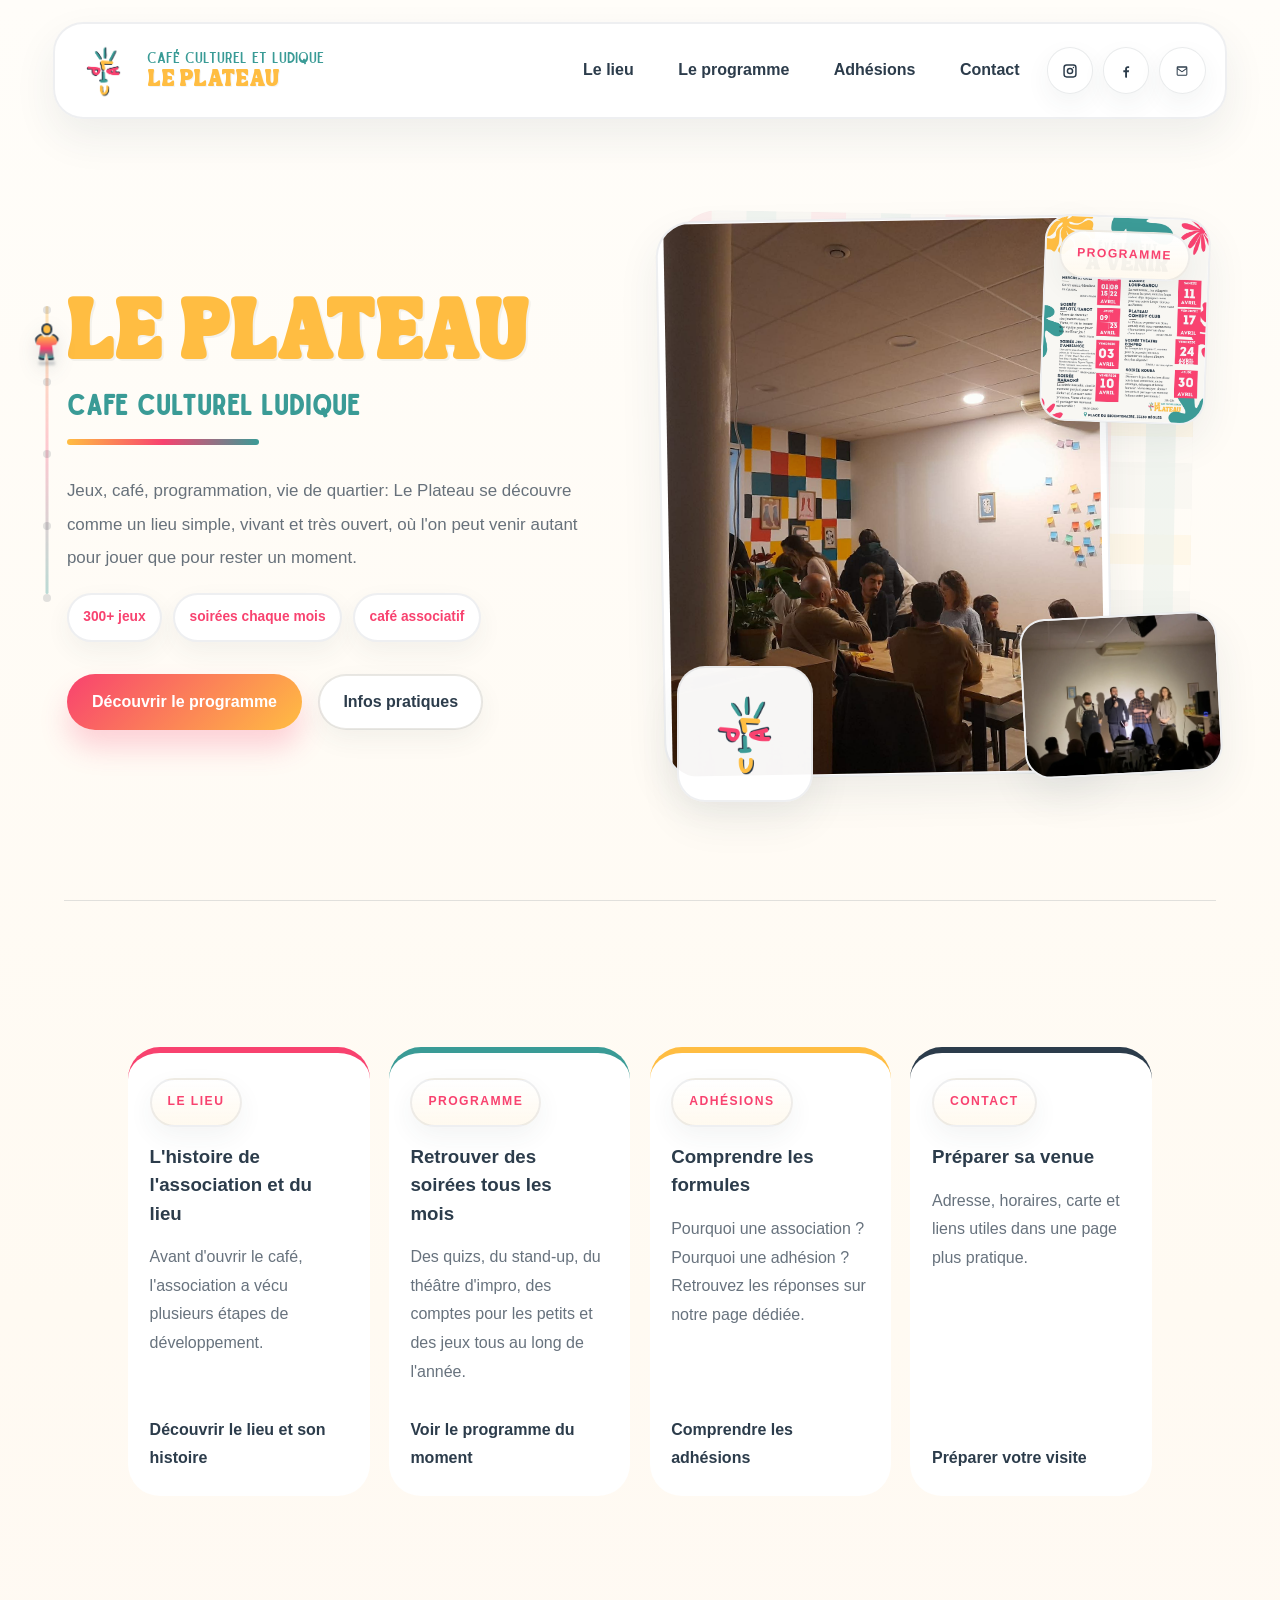
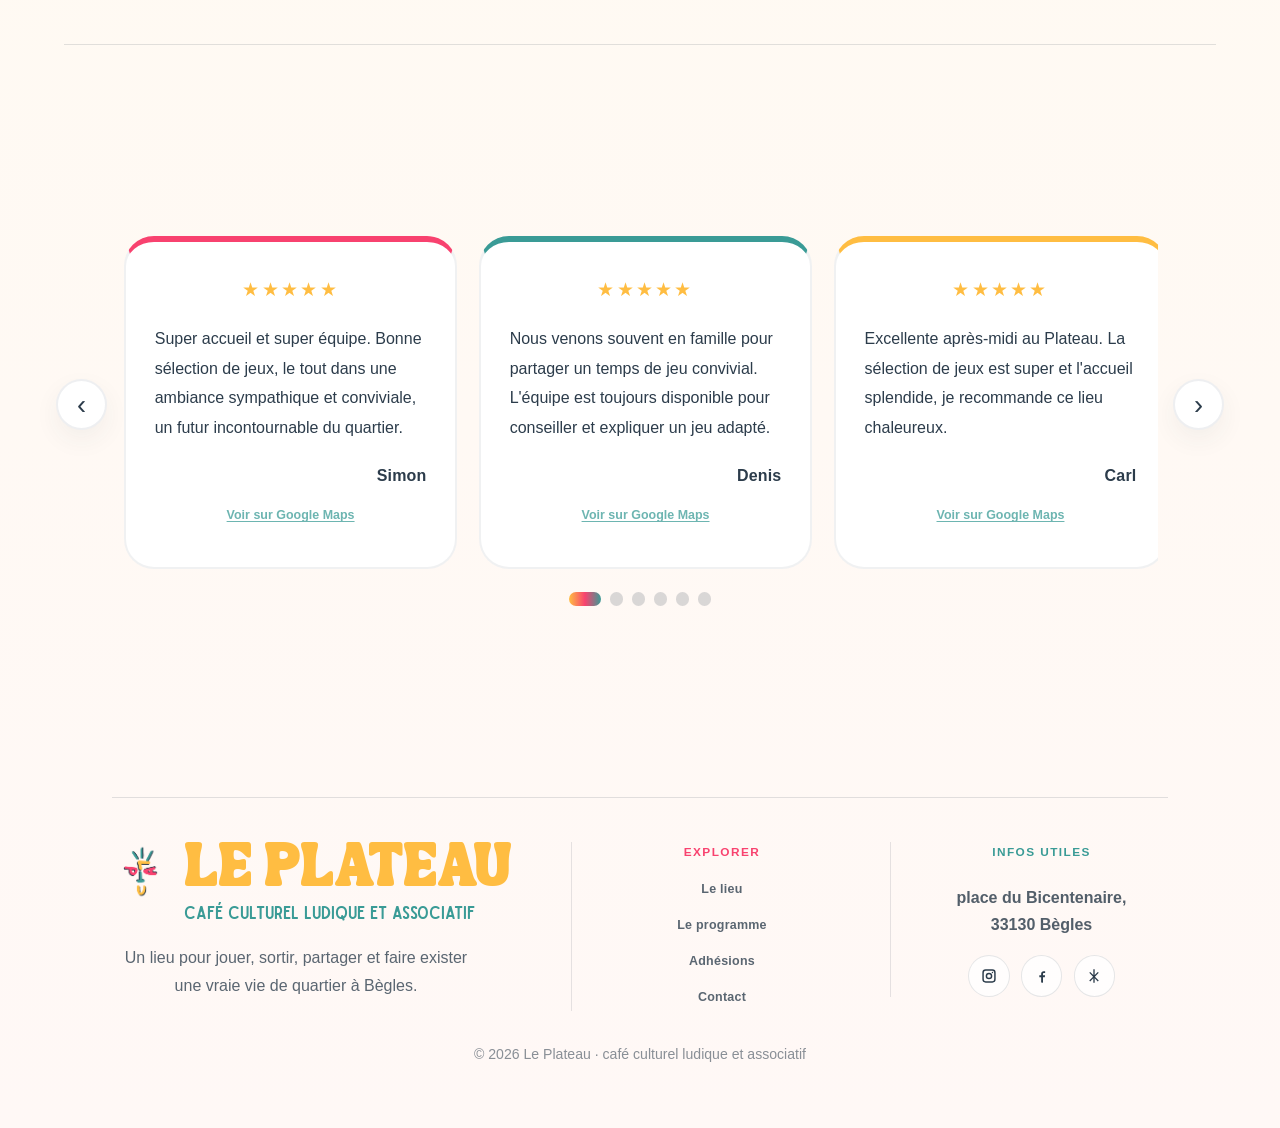
<file: index.html>
<!DOCTYPE html>
<html lang="fr">
<head>
    <meta charset="UTF-8">
    <meta name="viewport" content="width=device-width, initial-scale=1.0">
    <title>Le Plateau | Café culturel et ludique à Bègles</title>
    <meta
        name="description"
        content="Le Plateau à Bègles : un café culturel et ludique avec jeux, programme mensuel, vie associative et infos pratiques pour venir."
    >
    <meta name="robots" content="index, follow">
    <meta name="theme-color" content="#2c3c4b">
    <meta property="og:title" content="Le Plateau | Café culturel et ludique à Bègles">
    <meta
        property="og:description"
        content="Le Plateau à Bègles : un café culturel et ludique avec jeux, programme mensuel, vie associative et infos pratiques pour venir."
    >
    <meta property="og:site_name" content="Le Plateau">
    <meta property="og:locale" content="fr_FR">
    <meta property="og:type" content="website">
    <meta property="og:url" content="https://leplateau-ludique.fr/">
    <meta property="og:image" content="https://leplateau-ludique.fr/assets/images/logo/LePlateau.png">
    <meta property="og:image:alt" content="Logo du café culturel et ludique Le Plateau à Bègles">
    <meta name="twitter:card" content="summary_large_image">
    <meta name="twitter:title" content="Le Plateau | Café culturel et ludique à Bègles">
    <meta
        name="twitter:description"
        content="Le Plateau à Bègles : un café culturel et ludique avec jeux, programme mensuel, vie associative et infos pratiques pour venir."
    >
    <meta name="twitter:image" content="https://leplateau-ludique.fr/assets/images/logo/LePlateau.png">
    <link rel="canonical" href="https://leplateau-ludique.fr/">
    <link rel="icon" type="image/png" href="assets/images/logo/logo.png">
    <link rel="stylesheet" href="assets/css/main.css">
    <script src="assets/js/main.js" defer></script>
    <script type="application/ld+json">
        {
            "@context": "https://schema.org",
            "@type": "CafeOrCoffeeShop",
            "@id": "https://leplateau-ludique.fr/#place",
            "name": "Le Plateau",
            "description": "Café culturel ludique et associatif à Bègles.",
            "url": "https://leplateau-ludique.fr/",
            "image": "https://leplateau-ludique.fr/assets/images/logo/LePlateau.png",
            "email": "mailto:leplateau.ccla@outlook.com",
            "address": {
                "@type": "PostalAddress",
                "streetAddress": "Place du Bicentenaire",
                "addressLocality": "Bègles",
                "postalCode": "33130",
                "addressCountry": "FR"
            },
            "hasMap": "https://maps.google.com/?q=Place+du+Bicentenaire+33130+B%C3%A8gles",
            "openingHoursSpecification": [
                {
                    "@type": "OpeningHoursSpecification",
                    "dayOfWeek": "Wednesday",
                    "opens": "15:00",
                    "closes": "23:00"
                },
                {
                    "@type": "OpeningHoursSpecification",
                    "dayOfWeek": "Thursday",
                    "opens": "16:00",
                    "closes": "23:00"
                },
                {
                    "@type": "OpeningHoursSpecification",
                    "dayOfWeek": "Friday",
                    "opens": "16:00",
                    "closes": "23:00"
                },
                {
                    "@type": "OpeningHoursSpecification",
                    "dayOfWeek": "Saturday",
                    "opens": "10:00",
                    "closes": "13:00"
                },
                {
                    "@type": "OpeningHoursSpecification",
                    "dayOfWeek": "Saturday",
                    "opens": "17:00",
                    "closes": "22:00"
                },
                {
                    "@type": "OpeningHoursSpecification",
                    "dayOfWeek": "Sunday",
                    "opens": "14:00",
                    "closes": "19:00"
                }
            ],
            "sameAs": [
                "https://www.instagram.com/leplateau.ccla/",
                "https://www.facebook.com/p/Le-Plateau-Caf%C3%A9-Culturel-Ludique-Associatif-61576300440653/",
                "https://linktr.ee/leplateau.ccla"
            ]
        }
    </script>
</head>
<body data-page="home">
    <header class="site-header" id="top">
        <div class="shell">
            <nav class="nav" aria-label="Navigation principale">
                <a class="brand" href="index.html">
                    <img src="assets/images/logo/logo.png" alt="Logo Le Plateau">
                    <span class="brand-copy">
                        <span class="brand-script">café culturel et ludique</span>
                        <span class="brand-name">Le Plateau</span>
                    </span>
                </a>

                <button
                    class="nav-toggle"
                    type="button"
                    aria-expanded="false"
                    aria-controls="site-menu"
                    aria-label="Ouvrir le menu"
                >
                    <span></span>
                    <span></span>
                    <span></span>
                </button>

                <div class="nav-menu" id="site-menu">
                    <a href="lieu.html">Le lieu</a>
                    <a href="evenements.html">Le programme</a>
                    <a href="association.html">Adhésions</a>
                    <a href="contact.html">Contact</a>
                    <a class="nav-social" href="https://www.instagram.com/leplateau.ccla/" target="_blank" rel="noreferrer" aria-label="Instagram Le Plateau">
                        <span class="nav-icon" aria-hidden="true">
                            <svg viewBox="0 0 24 24" role="img"><path d="M7 2h10a5 5 0 0 1 5 5v10a5 5 0 0 1-5 5H7a5 5 0 0 1-5-5V7a5 5 0 0 1 5-5Zm0 2.2A2.8 2.8 0 0 0 4.2 7v10A2.8 2.8 0 0 0 7 19.8h10a2.8 2.8 0 0 0 2.8-2.8V7A2.8 2.8 0 0 0 17 4.2Zm10.2 1.6a1.1 1.1 0 1 1-1.1 1.1 1.1 1.1 0 0 1 1.1-1.1ZM12 7a5 5 0 1 1-5 5 5 5 0 0 1 5-5Zm0 2.2A2.8 2.8 0 1 0 14.8 12 2.8 2.8 0 0 0 12 9.2Z"/></svg>
                        </span>
                    </a>
                    <a class="nav-social" href="https://www.facebook.com/p/Le-Plateau-Caf%C3%A9-Culturel-Ludique-Associatif-61576300440653/" target="_blank" rel="noreferrer" aria-label="Facebook Le Plateau">
                        <span class="nav-icon" aria-hidden="true">
                            <svg viewBox="0 0 24 24" role="img"><path d="M13.5 22v-8h2.7l.4-3h-3.1V9.1c0-.9.3-1.6 1.7-1.6h1.5V4.8a18.4 18.4 0 0 0-2.2-.1c-2.2 0-3.8 1.4-3.8 4v2.2H8v3h2.7v8Z"/></svg>
                        </span>
                    </a>
                    <a class="nav-social" href="mailto:Leplateau.ccla@outlook.com" aria-label="Envoyer un mail au Plateau">
                        <span class="nav-icon" aria-hidden="true">
                            <svg viewBox="0 0 24 24" role="img"><path d="M4 6.75A1.75 1.75 0 0 1 5.75 5h12.5A1.75 1.75 0 0 1 20 6.75v10.5A1.75 1.75 0 0 1 18.25 19H5.75A1.75 1.75 0 0 1 4 17.25Zm1.5.56v.18l6.03 4.58a.8.8 0 0 0 .94 0l6.03-4.58v-.18a.25.25 0 0 0-.25-.25H5.75a.25.25 0 0 0-.25.25Zm13 1.98-5.12 3.89a2.3 2.3 0 0 1-2.76 0L5.5 9.29v7.96c0 .14.11.25.25.25h12.5a.25.25 0 0 0 .25-.25Z"/></svg>
                        </span>
                    </a>
                </div>
            </nav>
        </div>
    </header>

    <div class="path-pawn-anchor" aria-hidden="true">
        <span class="path-pawn">
            <span class="path-pawn-head"></span>
            <span class="path-pawn-body"></span>
            <span class="path-pawn-base"></span>
        </span>
    </div>

    <main>
        <section class="page-intro">
            <div class="shell page-intro-shell page-intro-shell-home">
                <div class="page-intro-copy" data-reveal>
                    <h1 class="page-title page-title-home">
                        <span class="page-title-main">Le Plateau</span>
                        <span class="page-title-accent">cafe culturel ludique</span>
                    </h1>
                    <p class="page-lead">
                        Jeux, café, programmation, vie de quartier: Le Plateau se découvre comme un lieu simple,
                        vivant et très ouvert, où l'on peut venir autant pour jouer que pour rester un moment.
                    </p>

                    <div class="hero-tags home-hero-tags">
                        <span>300+ jeux</span>
                        <span>soirées chaque mois</span>
                        <span>café associatif</span>
                    </div>

                    <div class="page-actions">
                        <a class="button button-primary" href="evenements.html">Découvrir le programme</a>
                        <a class="button button-secondary" href="contact.html">Infos pratiques</a>
                    </div>
                </div>

                <aside class="home-hero-visual hero-board" data-reveal data-reveal-delay="0.08s">
                    <div class="hero-board-grid" aria-hidden="true"></div>

                    <button
                        class="hero-photo hero-photo-main zoom-item"
                        type="button"
                        data-zoom-src="assets/images/photos/photo-lieu.jpeg"
                        data-zoom-alt="Le Plateau vivant pendant une soirée"
                        aria-label="Agrandir une photo d'ambiance du Plateau"
                    >
                        <img src="assets/images/photos/photo-lieu.jpeg" alt="Le Plateau vivant pendant une soirée" loading="lazy">
                    </button>

                    <button
                        class="hero-poster zoom-item"
                        type="button"
                        data-zoom-src="assets/images/programmes/programme-en-cours.jpg"
                        data-zoom-alt="Affiche du programme du mois du Plateau"
                        aria-label="Agrandir l'affiche du programme"
                    >
                        <span class="poster-badge">Programme</span>
                        <img src="assets/images/programmes/programme-en-cours.jpg" alt="Affiche du programme du mois du Plateau" loading="lazy">
                    </button>

                    <button
                        class="hero-photo hero-photo-side zoom-item"
                        type="button"
                        data-zoom-src="assets/images/photos/photo-event.jpeg"
                        data-zoom-alt="Une soirée scène au Plateau"
                        aria-label="Agrandir une photo d'une soirée au Plateau"
                    >
                        <img src="assets/images/photos/photo-event.jpeg" alt="Une soirée scène au Plateau" loading="lazy">
                    </button>

                    <div class="home-hero-note-card">
                        <img src="assets/images/logo/logo.png" alt="Logo Le Plateau" class="home-hero-logo">
                    </div>
                </aside>
            </div>
        </section>

        <section class="section" id="plateau">
            <div class="shell">
                <div class="index-grid index-grid-home">
                    <article class="index-card tile-red" data-reveal>
                        <p class="card-label">Le lieu</p>
                        <h3>L'histoire de l'association et du lieu</h3>
                        <p>Avant d'ouvrir le café, l'association a vécu plusieurs étapes de développement.</p>
                        <a class="index-link" href="lieu.html">Découvrir le lieu et son histoire</a>
                    </article>

                    <article class="index-card tile-blue" data-reveal data-reveal-delay="0.05s">
                        <p class="card-label">Programme</p>
                        <h3>Retrouver des soirées tous les mois</h3>
                        <p>Des quizs, du stand-up, du théâtre d'impro, des comptes pour les petits et des jeux tous au long de l'année.</p>
                        <a class="index-link" href="evenements.html">Voir le programme du moment</a>
                    </article>

                    <article class="index-card tile-yellow" data-reveal data-reveal-delay="0.1s">
                        <p class="card-label">Adhésions</p>
                        <h3>Comprendre les formules</h3>
                        <p>Pourquoi une association ? Pourquoi une adhésion ? Retrouvez les réponses sur notre page dédiée.</p>
                        <a class="index-link" href="association.html">Comprendre les adhésions</a>
                    </article>

                    <article class="index-card tile-white" data-reveal data-reveal-delay="0.15s">
                        <p class="card-label">Contact</p>
                        <h3>Préparer sa venue</h3>
                        <p>Adresse, horaires, carte et liens utiles dans une page plus pratique.</p>
                        <a class="index-link" href="contact.html">Préparer votre visite</a>
                    </article>
                </div>
            </div>
        </section>

        <section class="section section-soft reviews-section" id="avis">
            <div class="shell">
                <div class="section-head section-head-wide" data-reveal>
                    <h2>Ils sont venus au Plateau</h2>
                </div>

                <div class="memory-carousel reviews-carousel" data-reveal>
                    <div class="carousel-shell">
                        <button class="carousel-arrow carousel-prev" type="button" aria-label="Avis précédent">‹</button>
                        <div class="carousel-viewport">
                            <div class="carousel-track">
                                <article class="review-card carousel-slide review-rose">
                                    <p class="review-stars" aria-label="5 étoiles">★★★★★</p>
                                    <p>
                                        Super accueil et super équipe. Bonne sélection de jeux, le tout dans une ambiance sympathique
                                        et conviviale, un futur incontournable du quartier.
                                    </p>
                                    <strong>Simon</strong>
                                    <a class="review-link" href="https://maps.app.goo.gl/LturzXKQJ1eeEVHL6" target="_blank" rel="noreferrer">Voir sur Google Maps</a>
                                </article>

                                <article class="review-card carousel-slide review-blue">
                                    <p class="review-stars" aria-label="5 étoiles">★★★★★</p>
                                    <p>
                                        Nous venons souvent en famille pour partager un temps de jeu convivial. L'équipe est toujours
                                        disponible pour conseiller et expliquer un jeu adapté.
                                    </p>
                                    <strong>Denis</strong>
                                    <a class="review-link" href="https://maps.app.goo.gl/s5LhZpMmgvrX2sNy5" target="_blank" rel="noreferrer">Voir sur Google Maps</a>
                                </article>

                                <article class="review-card carousel-slide review-yellow">
                                    <p class="review-stars" aria-label="5 étoiles">★★★★★</p>
                                    <p>
                                        Excellente après-midi au Plateau. La sélection de jeux est super et l'accueil splendide,
                                        je recommande ce lieu chaleureux.
                                    </p>
                                    <strong>Carl</strong>
                                    <a class="review-link" href="https://maps.app.goo.gl/ZRsD4rZzuRgT5hSD9" target="_blank" rel="noreferrer">Voir sur Google Maps</a>
                                </article>

                                <article class="review-card carousel-slide review-blue">
                                    <p class="review-stars" aria-label="5 étoiles">★★★★★</p>
                                    <p>
                                        Super endroit pour partager un moment avec des amis ou en famille! Il y a une très grande sélection de jeux, il y en a pour tous les goûts.
                                        Un énorme merci à Bastien et Fanny pour leur accueil au top : ils ont pris le temps de nous conseiller et de nous proposer des jeux parfaitement adaptés à ce qu’on recherchait.
                                        Gros point fort du lieu aussi : la large programmation d’événements (stand-up, théâtre d’improvisation, soirées quiz, jeux de rôle, etc.), qui rend l’endroit encore plus vivant et convivial.
                                        Je recommande fortement !
                                    </p>
                                    <strong>Dylan</strong>
                                    <a class="review-link" href="https://maps.app.goo.gl/j36F3tZ4tYb2cGrq7" target="_blank" rel="noreferrer">Voir sur Google Maps</a>
                                </article>

                                <article class="review-card carousel-slide review-rose">
                                    <p class="review-stars" aria-label="5 étoiles">★★★★★</p>
                                    <p>
                                        Accueil bienveillante,  café chaleureux, pas cher, cosy, bon moment de détente et   beaucoup de jeux a faire.
                                    </p>
                                    <strong>Lana</strong>
                                    <a class="review-link" href="https://maps.app.goo.gl/cJD9hAqhR4M8BDqs7" target="_blank" rel="noreferrer">Voir sur Google Maps</a>
                                </article>

                                <article class="review-card carousel-slide review-yellow">
                                    <p class="review-stars" aria-label="5 étoiles">★★★★★</p>
                                    <p>
                                        Super soirées, très bonne ambiance. Un café chaleureux !
                                    </p>
                                    <strong>Sarah</strong>
                                    <a class="review-link" href="https://maps.app.goo.gl/BiH4HutrHc18k4dDA" target="_blank" rel="noreferrer">Voir sur Google Maps</a>
                                </article>
                            </div>
                        </div>
                        <button class="carousel-arrow carousel-next" type="button" aria-label="Avis suivant">›</button>
                    </div>
                    <div class="carousel-dots" aria-label="Navigation des avis"></div>
                </div>
            </div>
        </section>


    </main>

    <div class="zoom-modal" id="zoom-modal" hidden aria-hidden="true">
        <button class="zoom-close" type="button" aria-label="Fermer l'image">×</button>
        <div class="zoom-frame">
            <button class="zoom-arrow" id="zoom-prev" type="button" aria-label="Image précédente">❮</button>
            <figure class="zoom-figure">
                <img class="zoom-image" src="assets/images/programmes/programme-en-cours.jpg" alt="">
                <figcaption class="zoom-caption"></figcaption>
            </figure>
            <button class="zoom-arrow" id="zoom-next" type="button" aria-label="Image suivante">❯</button>
        </div>
    </div>

    <footer class="site-footer">
        <div class="shell footer-inner">
            <div class="footer-main">
                <img class="footer-logo" src="assets/images/logo/logo.png" alt="Logo Le Plateau">
                <p class="brand-script footer-script">café culturel ludique et associatif</p>
                <p class="footer-title">LE PLATEAU</p>
                <p class="footer-text">
                    Un lieu pour jouer, sortir, partager et faire exister une vraie vie de quartier à Bègles.
                </p>
            </div>

            <div class="footer-links">
                <a href="lieu.html#plateau">Le lieu</a>
                <a href="evenements.html#programme">Le programme</a>
                <a href="association.html#adhesions">Adhésions</a>
                <a href="contact.html#venir">Contact</a>
            </div>

            <div class="footer-meta">
                <a class="footer-address" href="https://maps.google.com/?q=Place+du+Bicentenaire+33130+B%C3%A8gles" target="_blank" rel="noreferrer">
                    place du Bicentenaire,<br>33130 Bègles
                </a>
                <div class="footer-socials">
                    <a href="https://www.instagram.com/leplateau.ccla/" target="_blank" rel="noreferrer" aria-label="Instagram">
                        <span class="social-icon" aria-hidden="true">
                            <svg viewBox="0 0 24 24" role="img"><path d="M7 2h10a5 5 0 0 1 5 5v10a5 5 0 0 1-5 5H7a5 5 0 0 1-5-5V7a5 5 0 0 1 5-5Zm0 2.2A2.8 2.8 0 0 0 4.2 7v10A2.8 2.8 0 0 0 7 19.8h10a2.8 2.8 0 0 0 2.8-2.8V7A2.8 2.8 0 0 0 17 4.2Zm10.2 1.6a1.1 1.1 0 1 1-1.1 1.1 1.1 1.1 0 0 1 1.1-1.1ZM12 7a5 5 0 1 1-5 5 5 5 0 0 1 5-5Zm0 2.2A2.8 2.8 0 1 0 14.8 12 2.8 2.8 0 0 0 12 9.2Z"/></svg>
                        </span>
                    </a>
                    <a href="https://www.facebook.com/p/Le-Plateau-Caf%C3%A9-Culturel-Ludique-Associatif-61576300440653/" target="_blank" rel="noreferrer" aria-label="Facebook">
                        <span class="social-icon" aria-hidden="true">
                            <svg viewBox="0 0 24 24" role="img"><path d="M13.5 22v-8h2.7l.4-3h-3.1V9.1c0-.9.3-1.6 1.7-1.6h1.5V4.8a18.4 18.4 0 0 0-2.2-.1c-2.2 0-3.8 1.4-3.8 4v2.2H8v3h2.7v8Z"/></svg>
                        </span>
                    </a>
                    <a href="https://linktr.ee/leplateau.ccla/" target="_blank" rel="noreferrer" aria-label="Linktree">
                        <span class="social-icon" aria-hidden="true">
                            <svg viewBox="0 0 24 24" role="img"><path d="M11 2h2v20h-2zM4.9 7.3l1.4-1.4L12 11.6l5.7-5.7 1.4 1.4L13.4 13l5.7 5.7-1.4 1.4L12 14.4l-5.7 5.7-1.4-1.4L10.6 13 4.9 7.3z"/></svg>
                        </span>
                    </a>
                </div>
            </div>
        </div>

        <p class="footer-bottom">© <span id="year">2026</span> Le Plateau · café culturel ludique et associatif</p>
    </footer>
</body>
</html>
</file>
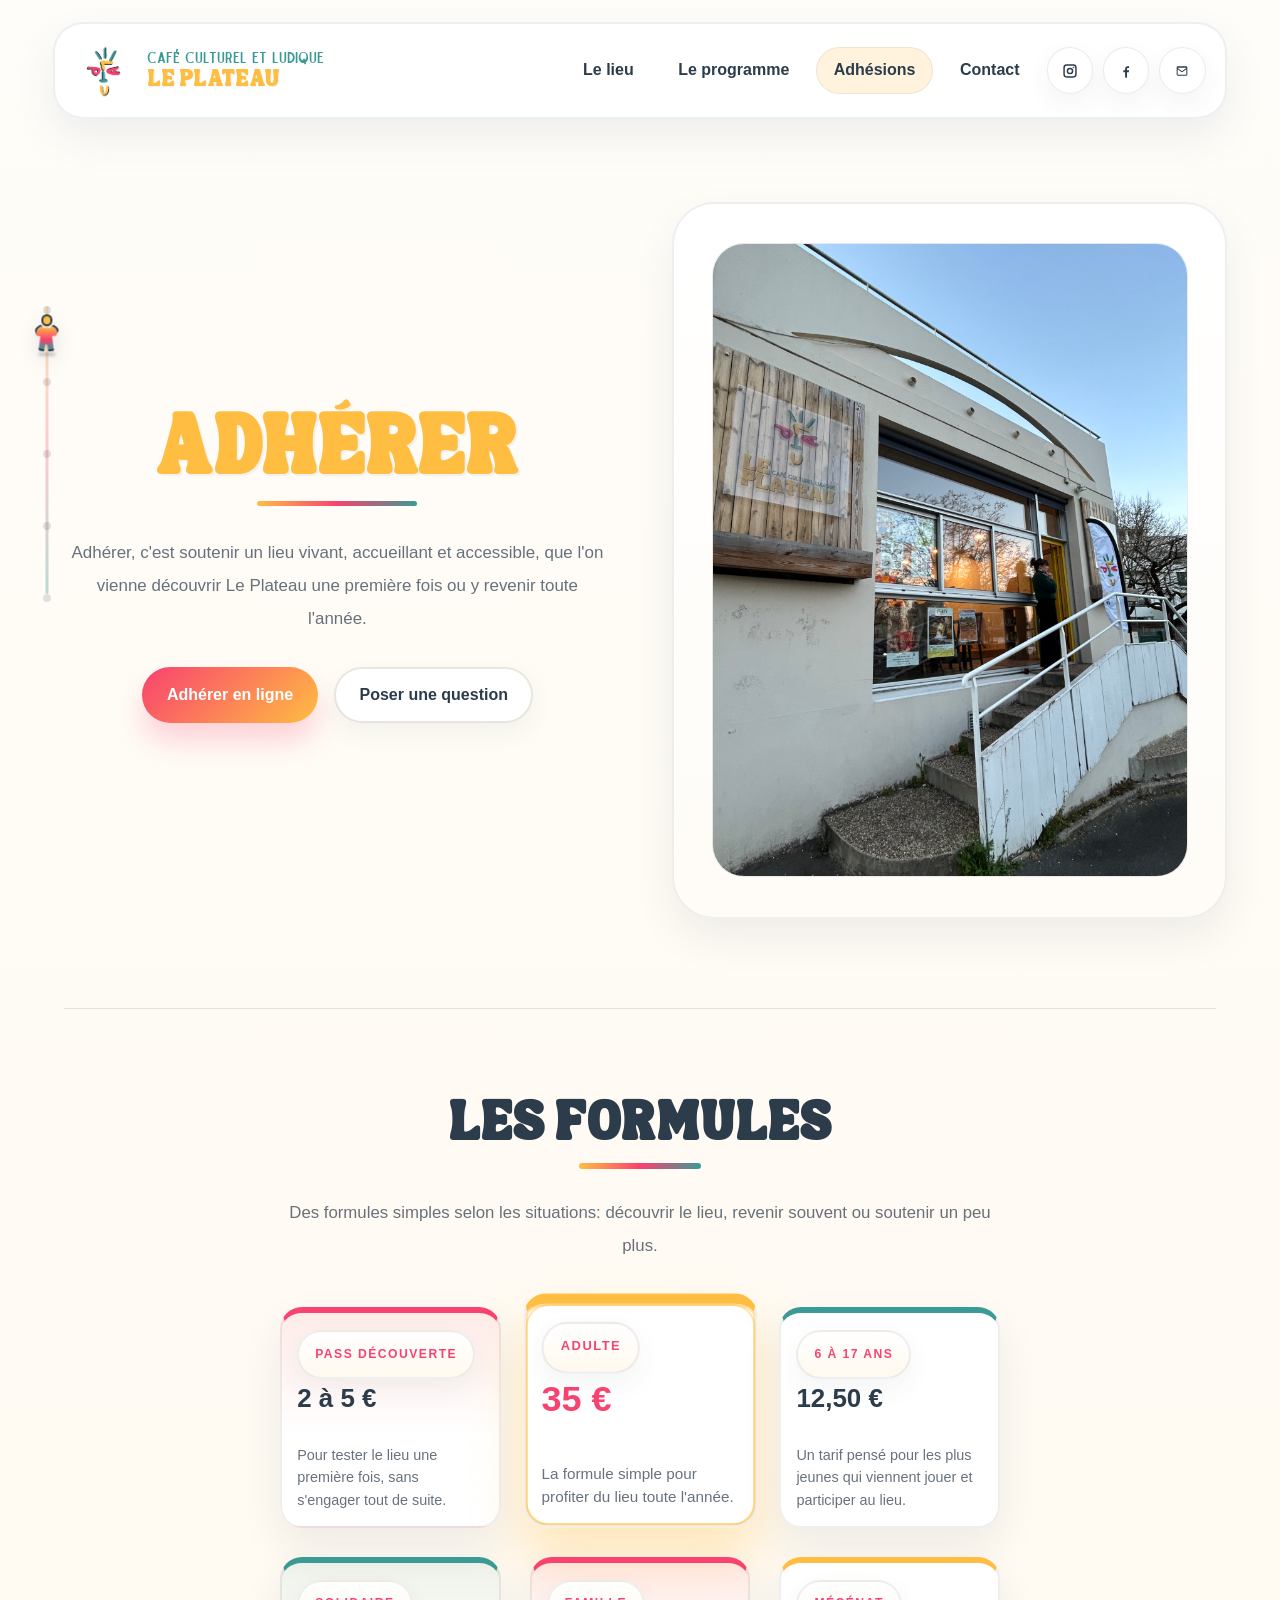
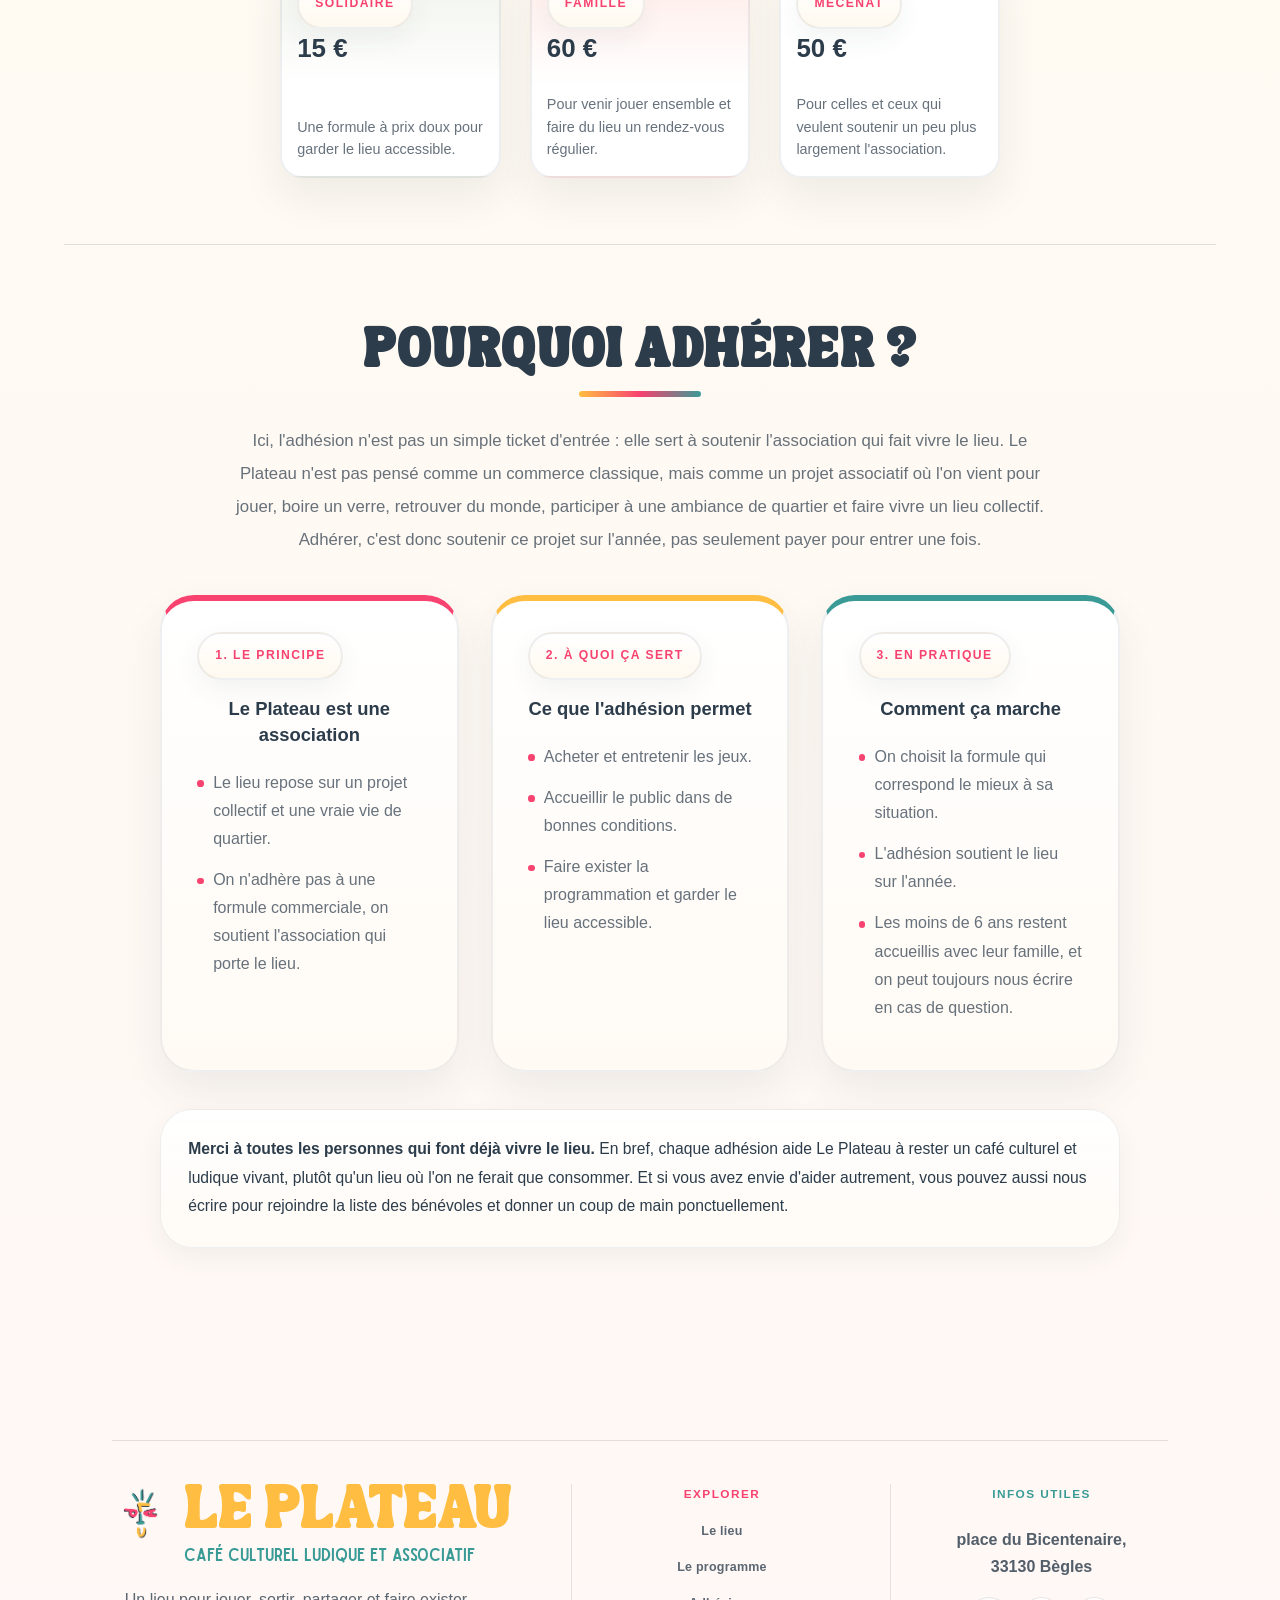
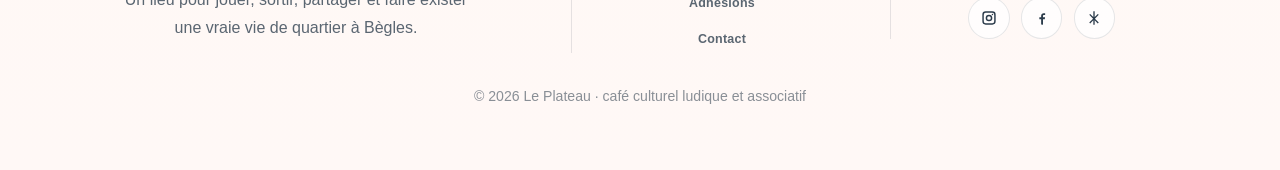
<file: association.html>
<!DOCTYPE html>
<html lang="fr">
<head>
    <meta charset="UTF-8">
    <meta name="viewport" content="width=device-width, initial-scale=1.0">
    <title>Le Plateau | Adhésions</title>
    <meta
        name="description"
        content="Adhérer au Plateau à Bègles : comprendre les formules, soutenir l'association et rejoindre un lieu culturel et ludique vivant."
    >
    <meta name="robots" content="index, follow">
    <meta name="theme-color" content="#2c3c4b">
    <meta property="og:title" content="Le Plateau | Adhésions et association à Bègles">
    <meta
        property="og:description"
        content="Comprendre les formules d'adhésion, soutenir l'association et rejoindre Le Plateau à Bègles."
    >
    <meta property="og:site_name" content="Le Plateau">
    <meta property="og:locale" content="fr_FR">
    <meta property="og:type" content="website">
    <meta property="og:url" content="https://leplateau-ludique.fr/association.html">
    <meta property="og:image" content="https://leplateau-ludique.fr/assets/images/logo/LePlateau.png">
    <meta property="og:image:alt" content="Logo du café culturel et ludique Le Plateau à Bègles">
    <meta name="twitter:card" content="summary_large_image">
    <meta name="twitter:title" content="Le Plateau | Adhésions et association à Bègles">
    <meta
        name="twitter:description"
        content="Comprendre les formules d'adhésion, soutenir l'association et rejoindre Le Plateau à Bègles."
    >
    <meta name="twitter:image" content="https://leplateau-ludique.fr/assets/images/logo/LePlateau.png">
    <link rel="canonical" href="https://leplateau-ludique.fr/association.html">
    <link rel="icon" type="image/png" href="assets/images/logo/logo.png">
    <link rel="stylesheet" href="assets/css/main.css">
    <script src="assets/js/main.js" defer></script>
    <script type="application/ld+json">
        {
            "@context": "https://schema.org",
            "@type": "CafeOrCoffeeShop",
            "@id": "https://leplateau-ludique.fr/#place",
            "name": "Le Plateau",
            "description": "Café culturel et ludique associatif à Bègles.",
            "url": "https://leplateau-ludique.fr/",
            "image": "https://leplateau-ludique.fr/assets/images/logo/LePlateau.png",
            "email": "mailto:Leplateau.ccla@outlook.com",
            "address": {
                "@type": "PostalAddress",
                "streetAddress": "Place du Bicentenaire",
                "addressLocality": "Bègles",
                "postalCode": "33130",
                "addressCountry": "FR"
            },
            "hasMap": "https://maps.google.com/?q=Place+du+Bicentenaire+33130+B%C3%A8gles",
            "openingHoursSpecification": [
                {
                    "@type": "OpeningHoursSpecification",
                    "dayOfWeek": "Wednesday",
                    "opens": "15:00",
                    "closes": "23:00"
                },
                {
                    "@type": "OpeningHoursSpecification",
                    "dayOfWeek": "Thursday",
                    "opens": "16:00",
                    "closes": "23:00"
                },
                {
                    "@type": "OpeningHoursSpecification",
                    "dayOfWeek": "Friday",
                    "opens": "16:00",
                    "closes": "23:00"
                },
                {
                    "@type": "OpeningHoursSpecification",
                    "dayOfWeek": "Saturday",
                    "opens": "10:00",
                    "closes": "13:00"
                },
                {
                    "@type": "OpeningHoursSpecification",
                    "dayOfWeek": "Saturday",
                    "opens": "17:00",
                    "closes": "22:00"
                },
                {
                    "@type": "OpeningHoursSpecification",
                    "dayOfWeek": "Sunday",
                    "opens": "14:00",
                    "closes": "19:00"
                }
            ],
            "sameAs": [
                "https://www.instagram.com/leplateau.ccla/",
                "https://www.facebook.com/p/Le-Plateau-Caf%C3%A9-Culturel-Ludique-Associatif-61576300440653/",
                "https://linktr.ee/leplateau.ccla"
            ]
        }
    </script>
</head>
<body data-page="adhesions">
    <header class="site-header" id="top">
        <div class="shell">
            <nav class="nav" aria-label="Navigation principale">
                <a class="brand" href="index.html">
                    <img src="assets/images/logo/logo.png" alt="Logo Le Plateau">
                    <span class="brand-copy">
                        <span class="brand-script">café culturel et ludique</span>
                        <span class="brand-name">Le Plateau</span>
                    </span>
                </a>

                <button
                    class="nav-toggle"
                    type="button"
                    aria-expanded="false"
                    aria-controls="site-menu"
                    aria-label="Ouvrir le menu"
                >
                    <span></span>
                    <span></span>
                    <span></span>
                </button>

                <div class="nav-menu" id="site-menu">
                    <a href="lieu.html">Le lieu</a>
                    <a href="evenements.html">Le programme</a>
                    <a href="association.html" aria-current="page">Adhésions</a>
                    <a href="contact.html">Contact</a>
                    <a class="nav-social" href="https://www.instagram.com/leplateau.ccla/" target="_blank" rel="noreferrer" aria-label="Instagram Le Plateau">
                        <span class="nav-icon" aria-hidden="true"><svg viewBox="0 0 24 24" role="img"><path d="M7 2h10a5 5 0 0 1 5 5v10a5 5 0 0 1-5 5H7a5 5 0 0 1-5-5V7a5 5 0 0 1 5-5Zm0 2.2A2.8 2.8 0 0 0 4.2 7v10A2.8 2.8 0 0 0 7 19.8h10a2.8 2.8 0 0 0 2.8-2.8V7A2.8 2.8 0 0 0 17 4.2Zm10.2 1.6a1.1 1.1 0 1 1-1.1 1.1 1.1 1.1 0 0 1 1.1-1.1ZM12 7a5 5 0 1 1-5 5 5 5 0 0 1 5-5Zm0 2.2A2.8 2.8 0 1 0 14.8 12 2.8 2.8 0 0 0 12 9.2Z"/></svg></span>
                    </a>
                    <a class="nav-social" href="https://www.facebook.com/p/Le-Plateau-Caf%C3%A9-Culturel-Ludique-Associatif-61576300440653/" target="_blank" rel="noreferrer" aria-label="Facebook Le Plateau">
                        <span class="nav-icon" aria-hidden="true"><svg viewBox="0 0 24 24" role="img"><path d="M13.5 22v-8h2.7l.4-3h-3.1V9.1c0-.9.3-1.6 1.7-1.6h1.5V4.8a18.4 18.4 0 0 0-2.2-.1c-2.2 0-3.8 1.4-3.8 4v2.2H8v3h2.7v8Z"/></svg></span>
                    </a>
                    <a class="nav-social" href="mailto:Leplateau.ccla@outlook.com" aria-label="Envoyer un mail au Plateau">
                        <span class="nav-icon" aria-hidden="true"><svg viewBox="0 0 24 24" role="img"><path d="M4 6.75A1.75 1.75 0 0 1 5.75 5h12.5A1.75 1.75 0 0 1 20 6.75v10.5A1.75 1.75 0 0 1 18.25 19H5.75A1.75 1.75 0 0 1 4 17.25Zm1.5.56v.18l6.03 4.58a.8.8 0 0 0 .94 0l6.03-4.58v-.18a.25.25 0 0 0-.25-.25H5.75a.25.25 0 0 0-.25.25Zm13 1.98-5.12 3.89a2.3 2.3 0 0 1-2.76 0L5.5 9.29v7.96c0 .14.11.25.25.25h12.5a.25.25 0 0 0 .25-.25Z"/></svg></span>
                    </a>
                </div>
            </nav>
        </div>
    </header>

    <div class="path-pawn-anchor" aria-hidden="true">
        <span class="path-pawn">
            <span class="path-pawn-head"></span>
            <span class="path-pawn-body"></span>
            <span class="path-pawn-base"></span>
        </span>
    </div>

    <main>
        <section class="page-intro">
            <div class="shell page-intro-shell">
                <div class="page-intro-copy" data-reveal>
                    <h1 class="page-title">Adhérer</h1>
                    <p class="page-lead">
                        Adhérer, c'est soutenir un lieu vivant, accueillant et accessible, que l'on vienne découvrir Le Plateau
                        une première fois ou y revenir toute l'année.
                    </p>

                    <div class="page-actions">
                        <a
                            class="button button-primary"
                            href="https://leplateau-ludique.fr/collect/description/553943-c-adhesions-anuelles"
                            target="_blank"
                            rel="noreferrer"
                        >
                            Adhérer en ligne
                        </a>
                        <a class="button button-secondary" href="mailto:Leplateau.ccla@outlook.com">Poser une question</a>
                    </div>
                </div>

                <aside class="page-intro-panel membership-hero-photo" data-reveal data-reveal-delay="0.08s">
                    <div class="membership-photo-placeholder" aria-hidden="true">
                        <img class="zoom-image" src="assets/images/photos/outside-devant.JPG" alt="">
                    </div>
                </aside>
            </div>
        </section>


        <section class="section section-soft" id="adhesions">
            <div class="shell membership-pricing" data-reveal data-reveal-delay="0.12s">
                <div class="section-head compact section-head-wide">
                    <h2>Les formules</h2>
                    <p>
                        Des formules simples selon les situations: découvrir le lieu, revenir souvent ou soutenir un peu plus.
                    </p>
                </div>

                <div class="membership-cards">
                    <article class="membership-card membership-shadow-red">
                        <p class="card-label">Pass découverte</p>
                        <strong>2 à 5 €</strong>
                        <p>Pour tester le lieu une première fois, sans s'engager tout de suite.</p>
                    </article>

                    <article class="membership-card membership-highlight">
                        <p class="card-label">Adulte</p>
                        <strong>35 €</strong>
                        <p>La formule simple pour profiter du lieu toute l'année.</p>
                    </article>

                    <article class="membership-card">
                        <p class="card-label">6 à 17 ans</p>
                        <strong>12,50 €</strong>
                        <p>Un tarif pensé pour les plus jeunes qui viennent jouer et participer au lieu.</p>
                    </article>

                    <article class="membership-card membership-shadow-blue">
                        <p class="card-label">Solidaire</p>
                        <strong>15 €</strong>
                        <p>Une formule à prix doux pour garder le lieu accessible.</p>
                    </article>

                    <article class="membership-card membership-shadow-red">
                        <p class="card-label">Famille</p>
                        <strong>60 €</strong>
                        <p>Pour venir jouer ensemble et faire du lieu un rendez-vous régulier.</p>
                    </article>

                    <article class="membership-card">
                        <p class="card-label">Mécénat</p>
                        <strong>50 €</strong>
                        <p>Pour celles et ceux qui veulent soutenir un peu plus largement l'association.</p>
                    </article>
                </div>
            </div>

            <div class="shell membership-explainer stack-divider" data-reveal data-reveal-delay="0.18s">
                <div class="membership-explainer-top">
                    <div class="section-head compact section-head-wide">
                        <h2>Pourquoi adhérer ?</h2>
                        <p>
                            Ici, l'adhésion n'est pas un simple ticket d'entrée : elle sert à soutenir l'association qui fait vivre le lieu. Le Plateau n'est pas pensé comme un commerce classique, mais comme un projet associatif où l'on vient pour jouer, boire un verre, retrouver du monde, participer à une ambiance de quartier et faire vivre un lieu collectif. Adhérer, c'est donc soutenir ce projet sur l'année, pas seulement payer pour entrer une fois.
                        </p>
                    </div>
                </div>

                <div class="membership-explainer-grid">
                    <article class="membership-support">
                        <p class="card-label">1. Le principe</p>
                        <h3>Le Plateau est une association</h3>
                        <ul class="membership-support-list">
                            <li>Le lieu repose sur un projet collectif et une vraie vie de quartier.</li>
                            <li>On n'adhère pas à une formule commerciale, on soutient l'association qui porte le lieu.</li>
                        </ul>
                    </article>

                    <article class="membership-support">
                        <p class="card-label">2. À quoi ça sert</p>
                        <h3>Ce que l'adhésion permet</h3>
                        <ul class="membership-support-list">
                            <li>Acheter et entretenir les jeux.</li>
                            <li>Accueillir le public dans de bonnes conditions.</li>
                            <li>Faire exister la programmation et garder le lieu accessible.</li>
                        </ul>
                    </article>

                    <article class="membership-support">
                        <p class="card-label">3. En pratique</p>
                        <h3>Comment ça marche</h3>
                        <ul class="membership-support-list">
                            <li>On choisit la formule qui correspond le mieux à sa situation.</li>
                            <li>L'adhésion soutient le lieu sur l'année.</li>
                            <li>Les moins de 6 ans restent accueillis avec leur famille, et on peut toujours nous écrire en cas de question.</li>
                        </ul>
                    </article>

                    <article class="membership-note membership-note-wide">
                        <strong>Merci à toutes les personnes qui font déjà vivre le lieu.</strong>
                        <span>
                            En bref, chaque adhésion aide Le Plateau à rester un café culturel et ludique vivant, plutôt qu'un lieu où l'on ne ferait que consommer.
                        </span>
                        <span>
                            Et si vous avez envie d'aider autrement, vous pouvez aussi nous écrire pour rejoindre la liste des bénévoles et donner un coup de main ponctuellement.
                        </span>
                    </article>
                </div>
            </div>
        </section>


    </main>

    <div class="zoom-modal" id="zoom-modal" hidden aria-hidden="true">
        <button class="zoom-close" type="button" aria-label="Fermer l'image">×</button>
        <div class="zoom-frame">
            <button class="zoom-arrow" id="zoom-prev" type="button" aria-label="Image précédente">❮</button>
            <figure class="zoom-figure">
                <img class="zoom-image" src="assets/images/programmes/programme-en-cours.jpg" alt="">
                <figcaption class="zoom-caption"></figcaption>
            </figure>
            <button class="zoom-arrow" id="zoom-next" type="button" aria-label="Image suivante">❯</button>
        </div>
    </div>

    <footer class="site-footer">
        <div class="shell footer-inner">
            <div class="footer-main">
                <img class="footer-logo" src="assets/images/logo/logo.png" alt="Logo Le Plateau">
                <p class="brand-script footer-script">café culturel ludique et associatif</p>
                <p class="footer-title">LE PLATEAU</p>
                <p class="footer-text">
                    Un lieu pour jouer, sortir, partager et faire exister une vraie vie de quartier à Bègles.
                </p>
            </div>

            <div class="footer-links">
                <a href="lieu.html#plateau">Le lieu</a>
                <a href="evenements.html#programme">Le programme</a>
                <a href="association.html#adhesions">Adhésions</a>
                <a href="contact.html#venir">Contact</a>
            </div>

            <div class="footer-meta">
                <a class="footer-address" href="https://maps.google.com/?q=Place+du+Bicentenaire+33130+B%C3%A8gles" target="_blank" rel="noreferrer">
                    place du Bicentenaire,<br>33130 Bègles
                </a>
                <div class="footer-socials">
                    <a href="https://www.instagram.com/leplateau.ccla/" target="_blank" rel="noreferrer" aria-label="Instagram">
                        <span class="social-icon" aria-hidden="true">
                            <svg viewBox="0 0 24 24" role="img"><path d="M7 2h10a5 5 0 0 1 5 5v10a5 5 0 0 1-5 5H7a5 5 0 0 1-5-5V7a5 5 0 0 1 5-5Zm0 2.2A2.8 2.8 0 0 0 4.2 7v10A2.8 2.8 0 0 0 7 19.8h10a2.8 2.8 0 0 0 2.8-2.8V7A2.8 2.8 0 0 0 17 4.2Zm10.2 1.6a1.1 1.1 0 1 1-1.1 1.1 1.1 1.1 0 0 1 1.1-1.1ZM12 7a5 5 0 1 1-5 5 5 5 0 0 1 5-5Zm0 2.2A2.8 2.8 0 1 0 14.8 12 2.8 2.8 0 0 0 12 9.2Z"/></svg>
                        </span>
                    </a>
                    <a href="https://www.facebook.com/p/Le-Plateau-Caf%C3%A9-Culturel-Ludique-Associatif-61576300440653/" target="_blank" rel="noreferrer" aria-label="Facebook">
                        <span class="social-icon" aria-hidden="true">
                            <svg viewBox="0 0 24 24" role="img"><path d="M13.5 22v-8h2.7l.4-3h-3.1V9.1c0-.9.3-1.6 1.7-1.6h1.5V4.8a18.4 18.4 0 0 0-2.2-.1c-2.2 0-3.8 1.4-3.8 4v2.2H8v3h2.7v8Z"/></svg>
                        </span>
                    </a>
                    <a href="https://linktr.ee/leplateau.ccla/" target="_blank" rel="noreferrer" aria-label="Linktree">
                        <span class="social-icon" aria-hidden="true">
                            <svg viewBox="0 0 24 24" role="img"><path d="M11 2h2v20h-2zM4.9 7.3l1.4-1.4L12 11.6l5.7-5.7 1.4 1.4L13.4 13l5.7 5.7-1.4 1.4L12 14.4l-5.7 5.7-1.4-1.4L10.6 13 4.9 7.3z"/></svg>
                        </span>
                    </a>
                </div>
            </div>
        </div>

        <p class="footer-bottom">© <span id="year">2026</span> Le Plateau · café culturel ludique et associatif</p>
    </footer>
</body>
</html>
</file>
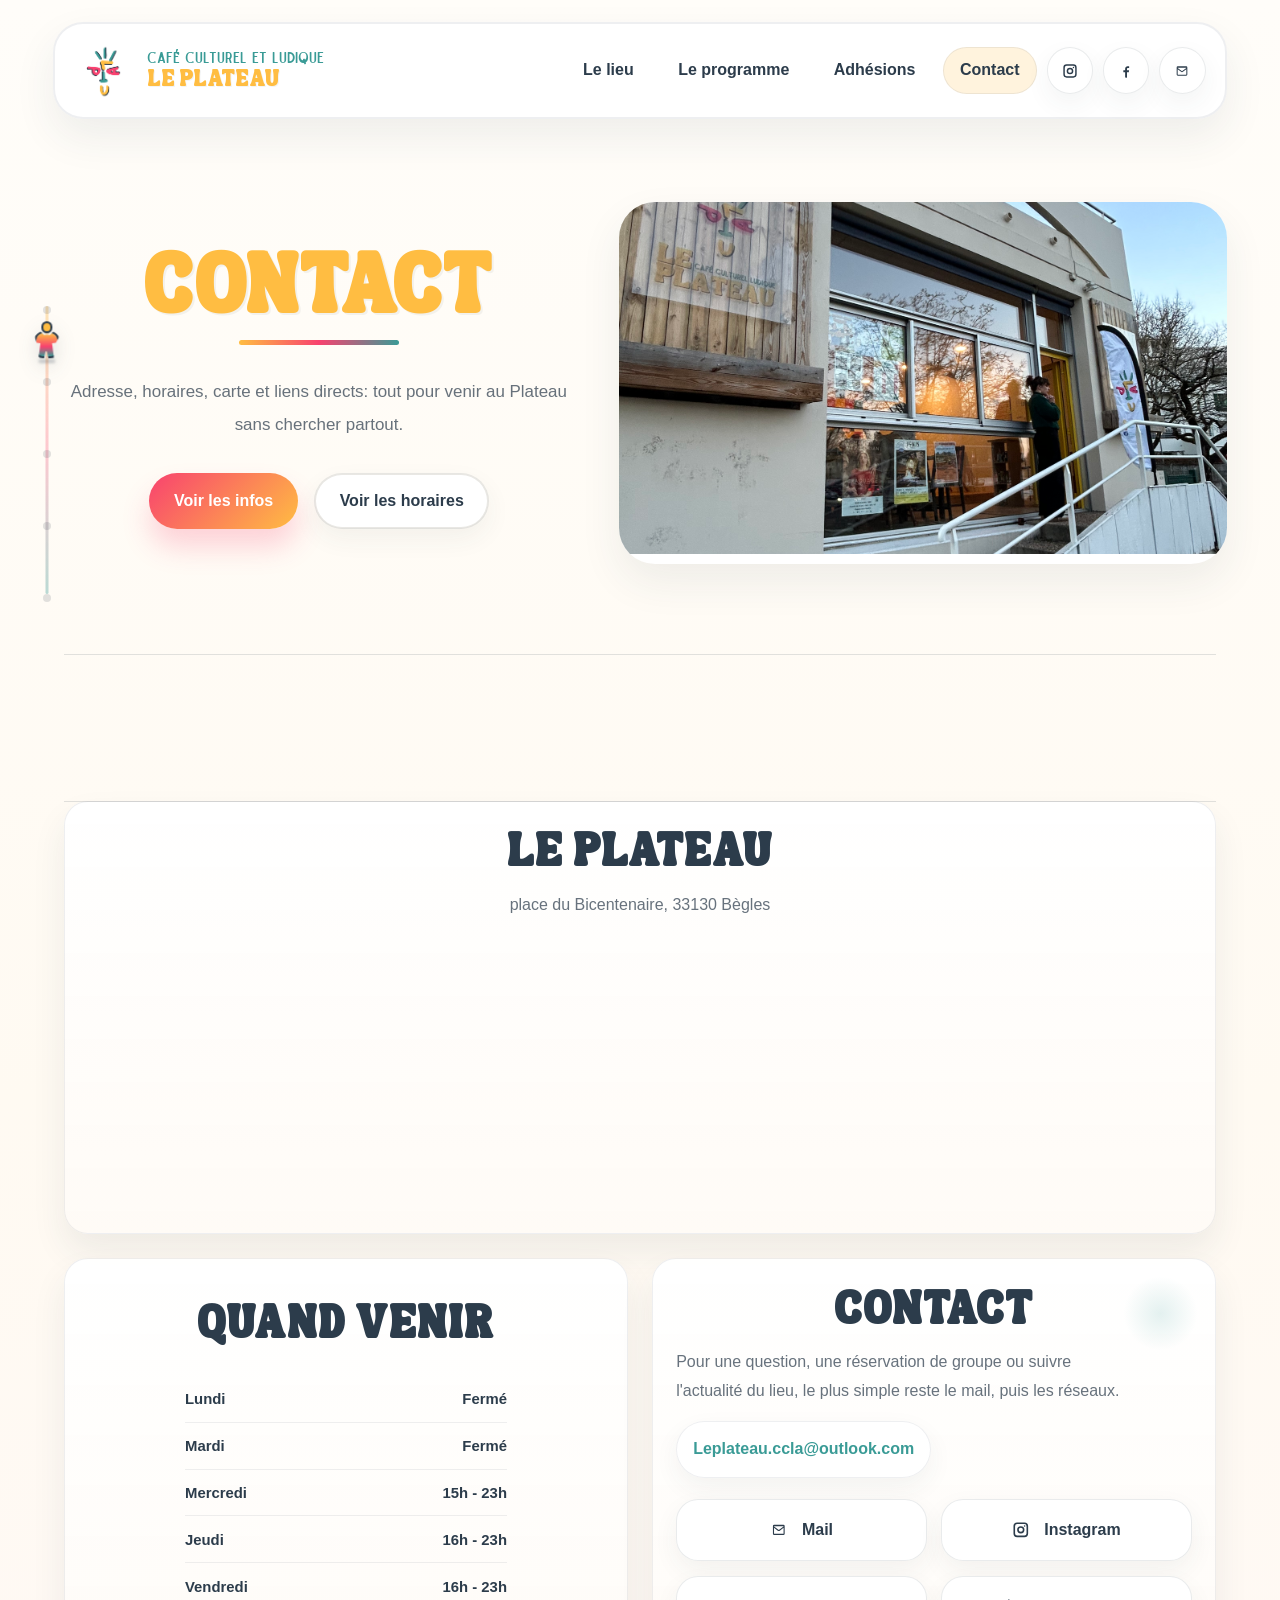
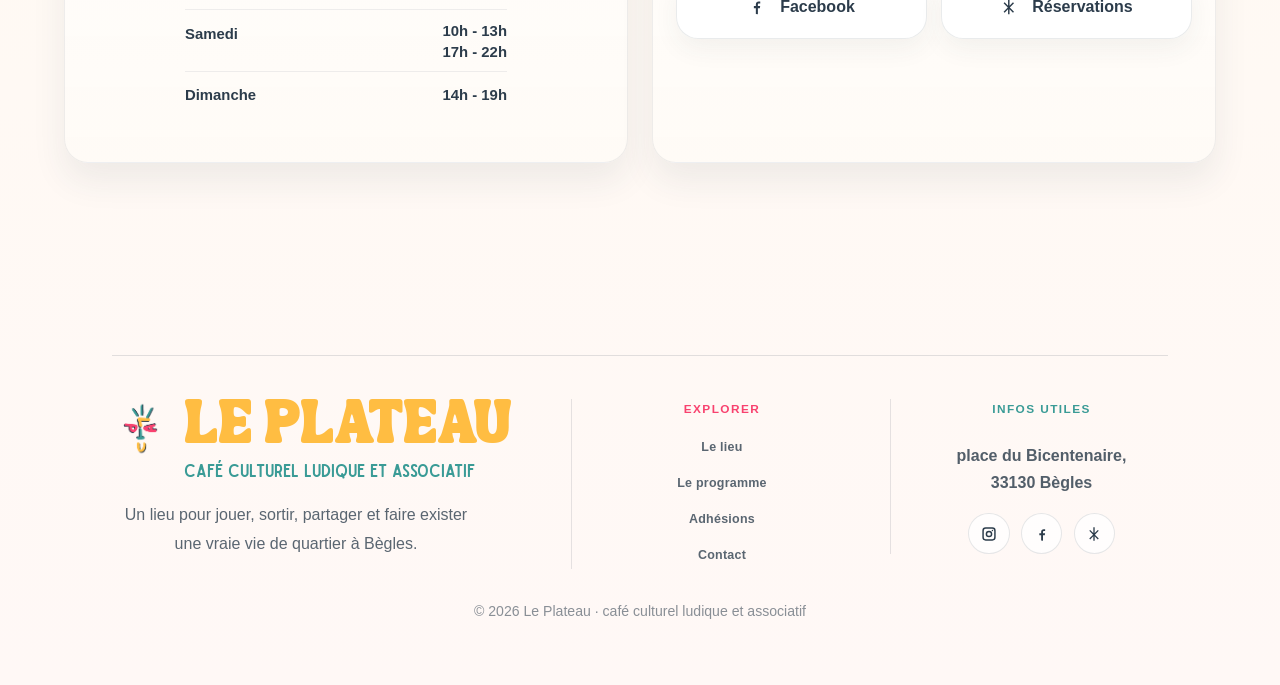
<file: contact.html>
<!DOCTYPE html>
<html lang="fr">
<head>
    <meta charset="UTF-8">
    <meta name="viewport" content="width=device-width, initial-scale=1.0">
    <title>Le Plateau | Contact et infos pratiques</title>
    <meta
        name="description"
        content="Préparer sa venue au Plateau à Bègles : adresse, horaires, réseaux, contact et carte pour trouver le lieu facilement."
    >
    <meta name="robots" content="index, follow">
    <meta name="theme-color" content="#2c3c4b">
    <meta property="og:title" content="Le Plateau | Contact et infos pratiques à Bègles">
    <meta
        property="og:description"
        content="Adresse, horaires, carte et moyens de contact pour venir au Plateau à Bègles facilement."
    >
    <meta property="og:site_name" content="Le Plateau">
    <meta property="og:locale" content="fr_FR">
    <meta property="og:type" content="website">
    <meta property="og:url" content="https://leplateau-ludique.fr/contact.html">
    <meta property="og:image" content="https://leplateau-ludique.fr/assets/images/logo/LePlateau.png">
    <meta property="og:image:alt" content="Logo du café culturel et ludique Le Plateau à Bègles">
    <meta name="twitter:card" content="summary_large_image">
    <meta name="twitter:title" content="Le Plateau | Contact et infos pratiques à Bègles">
    <meta
        name="twitter:description"
        content="Adresse, horaires, carte et moyens de contact pour venir au Plateau à Bègles facilement."
    >
    <meta name="twitter:image" content="https://leplateau-ludique.fr/assets/images/logo/LePlateau.png">
    <link rel="canonical" href="https://leplateau-ludique.fr/contact.html">
    <link rel="icon" type="image/png" href="assets/images/logo/logo.png">
    <link rel="stylesheet" href="assets/css/main.css">
    <script src="assets/js/main.js" defer></script>
    <script type="application/ld+json">
        {
            "@context": "https://schema.org",
            "@type": "CafeOrCoffeeShop",
            "@id": "https://leplateau-ludique.fr/#place",
            "name": "Le Plateau",
            "description": "Café culturel et ludique associatif à Bègles.",
            "url": "https://leplateau-ludique.fr/",
            "image": "https://leplateau-ludique.fr/assets/images/logo/LePlateau.png",
            "email": "mailto:Leplateau.ccla@outlook.com",
            "address": {
                "@type": "PostalAddress",
                "streetAddress": "Place du Bicentenaire",
                "addressLocality": "Bègles",
                "postalCode": "33130",
                "addressCountry": "FR"
            },
            "hasMap": "https://maps.google.com/?q=Place+du+Bicentenaire+33130+B%C3%A8gles",
            "openingHoursSpecification": [
                {
                    "@type": "OpeningHoursSpecification",
                    "dayOfWeek": "Wednesday",
                    "opens": "15:00",
                    "closes": "23:00"
                },
                {
                    "@type": "OpeningHoursSpecification",
                    "dayOfWeek": "Thursday",
                    "opens": "16:00",
                    "closes": "23:00"
                },
                {
                    "@type": "OpeningHoursSpecification",
                    "dayOfWeek": "Friday",
                    "opens": "16:00",
                    "closes": "23:00"
                },
                {
                    "@type": "OpeningHoursSpecification",
                    "dayOfWeek": "Saturday",
                    "opens": "10:00",
                    "closes": "13:00"
                },
                {
                    "@type": "OpeningHoursSpecification",
                    "dayOfWeek": "Saturday",
                    "opens": "17:00",
                    "closes": "22:00"
                },
                {
                    "@type": "OpeningHoursSpecification",
                    "dayOfWeek": "Sunday",
                    "opens": "14:00",
                    "closes": "19:00"
                }
            ],
            "sameAs": [
                "https://www.instagram.com/leplateau.ccla/",
                "https://www.facebook.com/p/Le-Plateau-Caf%C3%A9-Culturel-Ludique-Associatif-61576300440653/",
                "https://linktr.ee/leplateau.ccla"
            ]
        }
    </script>
</head>
<body data-page="contact">
    <header class="site-header" id="top">
        <div class="shell">
            <nav class="nav" aria-label="Navigation principale">
                <a class="brand" href="index.html">
                    <img src="assets/images/logo/logo.png" alt="Logo Le Plateau">
                    <span class="brand-copy">
                        <span class="brand-script">café culturel et ludique</span>
                        <span class="brand-name">Le Plateau</span>
                    </span>
                </a>

                <button
                    class="nav-toggle"
                    type="button"
                    aria-expanded="false"
                    aria-controls="site-menu"
                    aria-label="Ouvrir le menu"
                >
                    <span></span>
                    <span></span>
                    <span></span>
                </button>

                <div class="nav-menu" id="site-menu">
                    <a href="lieu.html">Le lieu</a>
                    <a href="evenements.html">Le programme</a>
                    <a href="association.html">Adhésions</a>
                    <a href="contact.html" aria-current="page">Contact</a>
                    <a class="nav-social" href="https://www.instagram.com/leplateau.ccla/" target="_blank" rel="noreferrer" aria-label="Instagram Le Plateau">
                        <span class="nav-icon" aria-hidden="true"><svg viewBox="0 0 24 24" role="img"><path d="M7 2h10a5 5 0 0 1 5 5v10a5 5 0 0 1-5 5H7a5 5 0 0 1-5-5V7a5 5 0 0 1 5-5Zm0 2.2A2.8 2.8 0 0 0 4.2 7v10A2.8 2.8 0 0 0 7 19.8h10a2.8 2.8 0 0 0 2.8-2.8V7A2.8 2.8 0 0 0 17 4.2Zm10.2 1.6a1.1 1.1 0 1 1-1.1 1.1 1.1 1.1 0 0 1 1.1-1.1ZM12 7a5 5 0 1 1-5 5 5 5 0 0 1 5-5Zm0 2.2A2.8 2.8 0 1 0 14.8 12 2.8 2.8 0 0 0 12 9.2Z"/></svg></span>
                    </a>
                    <a class="nav-social" href="https://www.facebook.com/p/Le-Plateau-Caf%C3%A9-Culturel-Ludique-Associatif-61576300440653/" target="_blank" rel="noreferrer" aria-label="Facebook Le Plateau">
                        <span class="nav-icon" aria-hidden="true"><svg viewBox="0 0 24 24" role="img"><path d="M13.5 22v-8h2.7l.4-3h-3.1V9.1c0-.9.3-1.6 1.7-1.6h1.5V4.8a18.4 18.4 0 0 0-2.2-.1c-2.2 0-3.8 1.4-3.8 4v2.2H8v3h2.7v8Z"/></svg></span>
                    </a>
                    <a class="nav-social" href="mailto:Leplateau.ccla@outlook.com" aria-label="Envoyer un mail au Plateau">
                        <span class="nav-icon" aria-hidden="true"><svg viewBox="0 0 24 24" role="img"><path d="M4 6.75A1.75 1.75 0 0 1 5.75 5h12.5A1.75 1.75 0 0 1 20 6.75v10.5A1.75 1.75 0 0 1 18.25 19H5.75A1.75 1.75 0 0 1 4 17.25Zm1.5.56v.18l6.03 4.58a.8.8 0 0 0 .94 0l6.03-4.58v-.18a.25.25 0 0 0-.25-.25H5.75a.25.25 0 0 0-.25.25Zm13 1.98-5.12 3.89a2.3 2.3 0 0 1-2.76 0L5.5 9.29v7.96c0 .14.11.25.25.25h12.5a.25.25 0 0 0 .25-.25Z"/></svg></span>
                    </a>
                </div>
            </nav>
        </div>
    </header>

    <div class="path-pawn-anchor" aria-hidden="true">
        <span class="path-pawn">
            <span class="path-pawn-head"></span>
            <span class="path-pawn-body"></span>
            <span class="path-pawn-base"></span>
        </span>
    </div>

    <main>
        <section class="page-intro">
            <div class="shell page-intro-shell">
                <div class="page-intro-copy" data-reveal>
                    <h1 class="page-title">Contact</h1>
                    <p class="page-lead">
                        Adresse, horaires, carte et liens directs: tout pour venir au Plateau sans chercher partout.
                    </p>

                    <div class="page-actions">
                        <a class="button button-primary" href="#venir">Voir les infos</a>
                        <a class="button button-secondary" href="#horaires">Voir les horaires</a>
                    </div>
                </div>

                <aside class="contact-hero-photo-card" data-reveal data-reveal-delay="0.08s">
                    <button
                        class="contact-hero-photo zoom-item"
                        type="button"
                        data-zoom-src="assets/images/photos/outside-devant.JPG"
                        data-zoom-alt="Entrée du Plateau à Bègles"
                        aria-label="Agrandir une photo de la devanture du Plateau"
                    >
                        <img src="assets/images/photos/outside-devant.JPG" alt="Entrée du Plateau à Bègles" loading="lazy">
                    </button>
                </aside>
            </div>
        </section>


        <section class="section" id="venir">
            <div class="shell">
                <div class="contact-sheet contact-sheet-split stack-divider" data-reveal data-reveal-delay="0.05s">
                    <div class="contact-sheet-block">
                        <h2 class="contact-sheet-title">Le Plateau</h2>
                        <p class="contact-sheet-text">place du Bicentenaire, 33130 Bègles</p>
                        <iframe
                            class="contact-inline-map"
                            title="Carte Google Maps du Plateau"
                            src="https://www.google.com/maps?q=Le+Plateau+caf%C3%A9+culturel+et+ludique+B%C3%A8gles&amp;output=embed"
                            loading="lazy"
                            referrerpolicy="no-referrer-when-downgrade"
                        ></iframe>
                    </div>

                    <div class="contact-sheet-block" id="horaires">
                        <h2 class="contact-sheet-title">Quand venir</h2>
                        <ul class="hours-list">
                            <li><span>Lundi</span><strong>Fermé</strong></li>
                            <li><span>Mardi</span><strong>Fermé</strong></li>
                            <li><span>Mercredi</span><strong>15h - 23h</strong></li>
                            <li><span>Jeudi</span><strong>16h - 23h</strong></li>
                            <li><span>Vendredi</span><strong>16h - 23h</strong></li>
                            <li>
                                <span>Samedi</span>
                                <strong class="hours-split">
                                    <span>10h - 13h</span>
                                    <span>17h - 22h</span>
                                </strong>
                            </li>
                            <li><span>Dimanche</span><strong>14h - 19h</strong></li>
                        </ul>
                    </div>

                    <div class="contact-sheet-block contact-links-block">
                        <h2 class="contact-sheet-title">Contact</h2>
                        <p class="contact-sheet-text">
                            Pour une question, une réservation de groupe ou suivre l'actualité du lieu, le plus simple reste le mail, puis les réseaux.
                        </p>
                        <a class="contact-inline-link" href="mailto:Leplateau.ccla@outlook.com">Leplateau.ccla@outlook.com</a>
                        <div class="contact-link-stack contact-link-stack-compact">
                            <a class="contact-link-pill" href="mailto:Leplateau.ccla@outlook.com">
                                <span class="social-icon" aria-hidden="true">
                                    <svg viewBox="0 0 24 24" role="img"><path d="M4 6.75A1.75 1.75 0 0 1 5.75 5h12.5A1.75 1.75 0 0 1 20 6.75v10.5A1.75 1.75 0 0 1 18.25 19H5.75A1.75 1.75 0 0 1 4 17.25Zm1.5.56v.18l6.03 4.58a.8.8 0 0 0 .94 0l6.03-4.58v-.18a.25.25 0 0 0-.25-.25H5.75a.25.25 0 0 0-.25.25Zm13 1.98-5.12 3.89a2.3 2.3 0 0 1-2.76 0L5.5 9.29v7.96c0 .14.11.25.25.25h12.5a.25.25 0 0 0 .25-.25Z"/></svg>
                                </span>
                                <span>Mail</span>
                            </a>
                            <a class="contact-link-pill" href="https://www.instagram.com/leplateau.ccla/" target="_blank" rel="noreferrer">
                                <span class="social-icon" aria-hidden="true">
                                    <svg viewBox="0 0 24 24" role="img"><path d="M7 2h10a5 5 0 0 1 5 5v10a5 5 0 0 1-5 5H7a5 5 0 0 1-5-5V7a5 5 0 0 1 5-5Zm0 2.2A2.8 2.8 0 0 0 4.2 7v10A2.8 2.8 0 0 0 7 19.8h10a2.8 2.8 0 0 0 2.8-2.8V7A2.8 2.8 0 0 0 17 4.2Zm10.2 1.6a1.1 1.1 0 1 1-1.1 1.1 1.1 1.1 0 0 1 1.1-1.1ZM12 7a5 5 0 1 1-5 5 5 5 0 0 1 5-5Zm0 2.2A2.8 2.8 0 1 0 14.8 12 2.8 2.8 0 0 0 12 9.2Z"/></svg>
                                </span>
                                <span>Instagram</span>
                            </a>
                            <a class="contact-link-pill" href="https://www.facebook.com/p/Le-Plateau-Caf%C3%A9-Culturel-Ludique-Associatif-61576300440653/" target="_blank" rel="noreferrer">
                                <span class="social-icon" aria-hidden="true">
                                    <svg viewBox="0 0 24 24" role="img"><path d="M13.5 22v-8h2.7l.4-3h-3.1V9.1c0-.9.3-1.6 1.7-1.6h1.5V4.8a18.4 18.4 0 0 0-2.2-.1c-2.2 0-3.8 1.4-3.8 4v2.2H8v3h2.7v8Z"/></svg>
                                </span>
                                <span>Facebook</span>
                            </a>
                            <a class="contact-link-pill" href="https://linktr.ee/leplateau.ccla/" target="_blank" rel="noreferrer">
                                <span class="social-icon" aria-hidden="true">
                                    <svg viewBox="0 0 24 24" role="img"><path d="M11 2h2v20h-2zM4.9 7.3l1.4-1.4L12 11.6l5.7-5.7 1.4 1.4L13.4 13l5.7 5.7-1.4 1.4L12 14.4l-5.7 5.7-1.4-1.4L10.6 13 4.9 7.3z"/></svg>
                                </span>
                                <span>Réservations</span>
                            </a>
                        </div>
                    </div>
                </div>
            </div>
        </section>
    </main>

    <div class="zoom-modal" id="zoom-modal" hidden aria-hidden="true">
        <button class="zoom-close" type="button" aria-label="Fermer l'image">×</button>
        <div class="zoom-frame">
            <button class="zoom-arrow" id="zoom-prev" type="button" aria-label="Image précédente">❮</button>
            <figure class="zoom-figure">
                <img class="zoom-image" src="assets/images/programmes/programme-en-cours.jpg" alt="">
                <figcaption class="zoom-caption"></figcaption>
            </figure>
            <button class="zoom-arrow" id="zoom-next" type="button" aria-label="Image suivante">❯</button>
        </div>
    </div>

    <footer class="site-footer">
        <div class="shell footer-inner">
            <div class="footer-main">
                <img class="footer-logo" src="assets/images/logo/logo.png" alt="Logo Le Plateau">
                <p class="brand-script footer-script">café culturel ludique et associatif</p>
                <p class="footer-title">LE PLATEAU</p>
                <p class="footer-text">
                    Un lieu pour jouer, sortir, partager et faire exister une vraie vie de quartier à Bègles.
                </p>
            </div>

            <div class="footer-links">
                <a href="lieu.html#plateau">Le lieu</a>
                <a href="evenements.html#programme">Le programme</a>
                <a href="association.html#adhesions">Adhésions</a>
                <a href="contact.html#venir">Contact</a>
            </div>

            <div class="footer-meta">
                <a class="footer-address" href="https://maps.google.com/?q=Place+du+Bicentenaire+33130+B%C3%A8gles" target="_blank" rel="noreferrer">
                    place du Bicentenaire,<br>33130 Bègles
                </a>
                <div class="footer-socials">
                    <a href="https://www.instagram.com/leplateau.ccla/" target="_blank" rel="noreferrer" aria-label="Instagram">
                        <span class="social-icon" aria-hidden="true">
                            <svg viewBox="0 0 24 24" role="img"><path d="M7 2h10a5 5 0 0 1 5 5v10a5 5 0 0 1-5 5H7a5 5 0 0 1-5-5V7a5 5 0 0 1 5-5Zm0 2.2A2.8 2.8 0 0 0 4.2 7v10A2.8 2.8 0 0 0 7 19.8h10a2.8 2.8 0 0 0 2.8-2.8V7A2.8 2.8 0 0 0 17 4.2Zm10.2 1.6a1.1 1.1 0 1 1-1.1 1.1 1.1 1.1 0 0 1 1.1-1.1ZM12 7a5 5 0 1 1-5 5 5 5 0 0 1 5-5Zm0 2.2A2.8 2.8 0 1 0 14.8 12 2.8 2.8 0 0 0 12 9.2Z"/></svg>
                        </span>
                    </a>
                    <a href="https://www.facebook.com/p/Le-Plateau-Caf%C3%A9-Culturel-Ludique-Associatif-61576300440653/" target="_blank" rel="noreferrer" aria-label="Facebook">
                        <span class="social-icon" aria-hidden="true">
                            <svg viewBox="0 0 24 24" role="img"><path d="M13.5 22v-8h2.7l.4-3h-3.1V9.1c0-.9.3-1.6 1.7-1.6h1.5V4.8a18.4 18.4 0 0 0-2.2-.1c-2.2 0-3.8 1.4-3.8 4v2.2H8v3h2.7v8Z"/></svg>
                        </span>
                    </a>
                    <a href="https://linktr.ee/leplateau.ccla/" target="_blank" rel="noreferrer" aria-label="Linktree">
                        <span class="social-icon" aria-hidden="true">
                            <svg viewBox="0 0 24 24" role="img"><path d="M11 2h2v20h-2zM4.9 7.3l1.4-1.4L12 11.6l5.7-5.7 1.4 1.4L13.4 13l5.7 5.7-1.4 1.4L12 14.4l-5.7 5.7-1.4-1.4L10.6 13 4.9 7.3z"/></svg>
                        </span>
                    </a>
                </div>
            </div>
        </div>

        <p class="footer-bottom">© <span id="year">2026</span> Le Plateau · café culturel ludique et associatif</p>
    </footer>
</body>
</html>
</file>
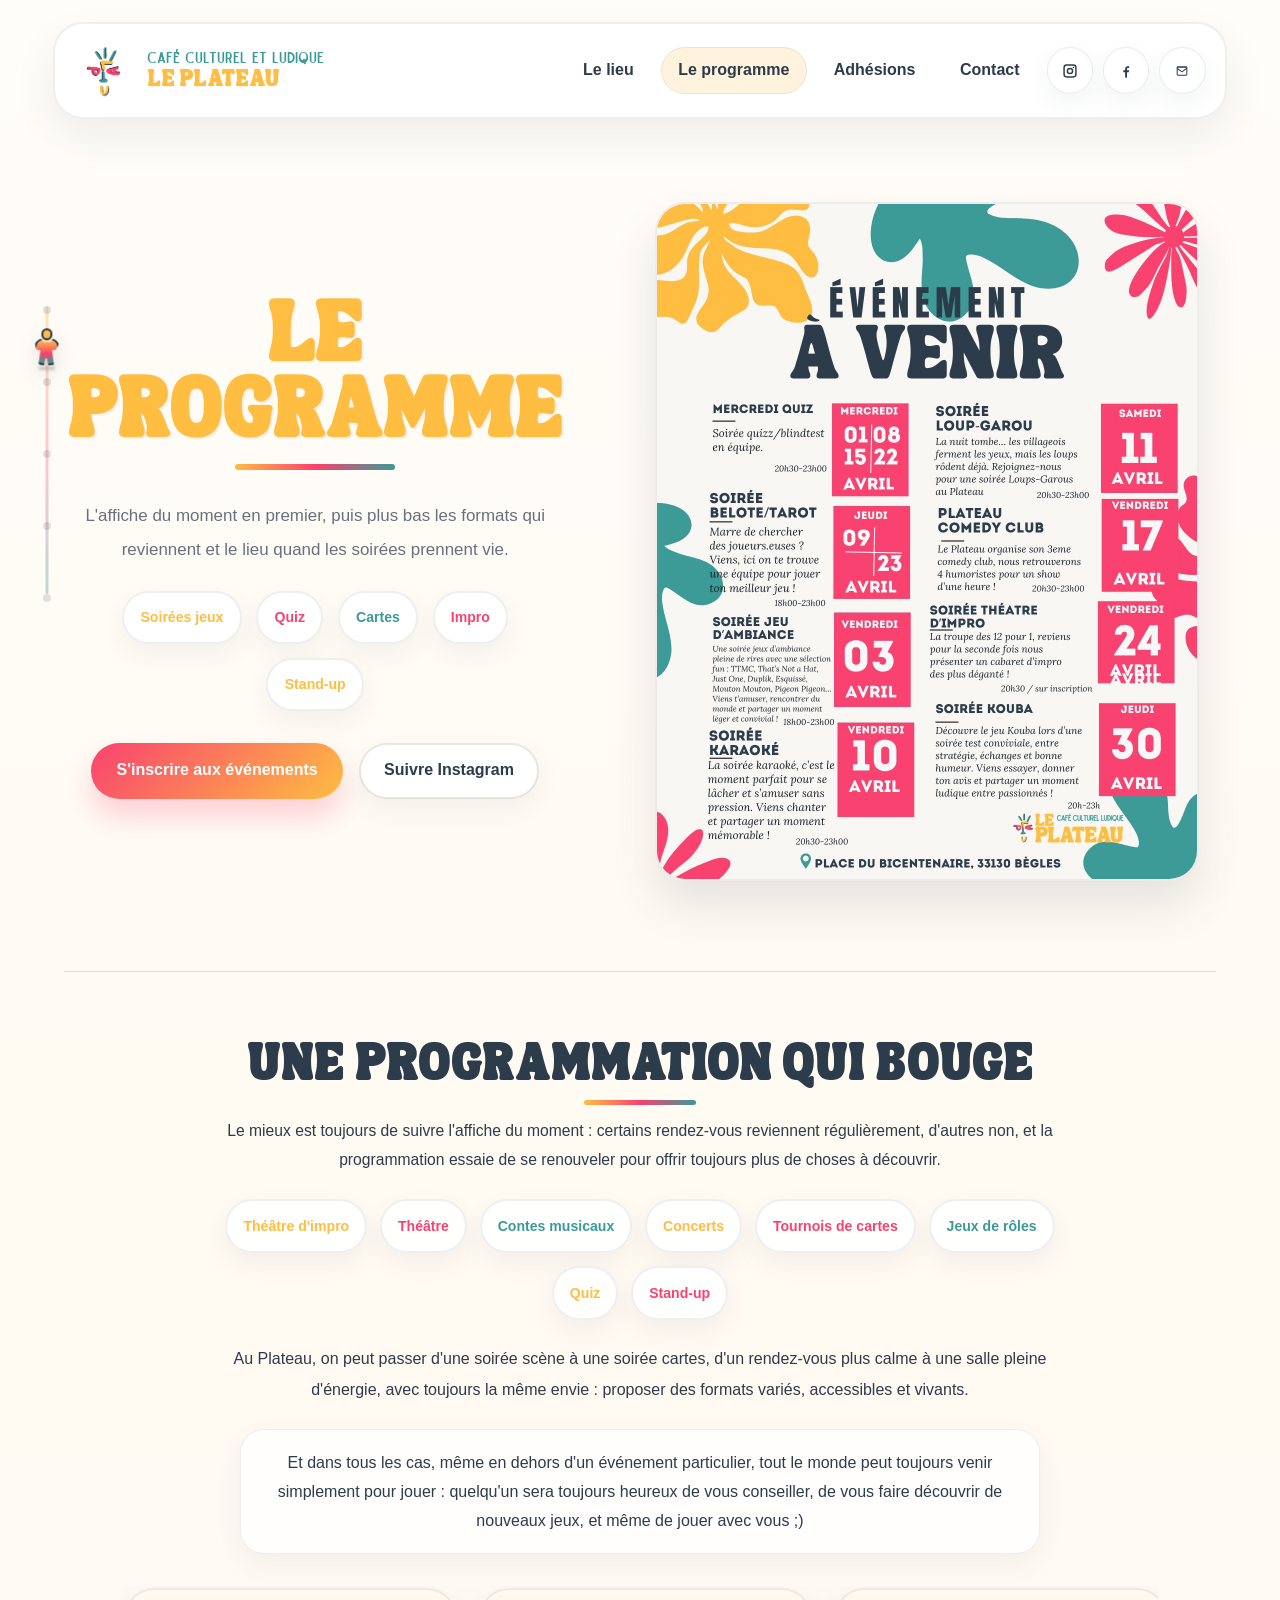
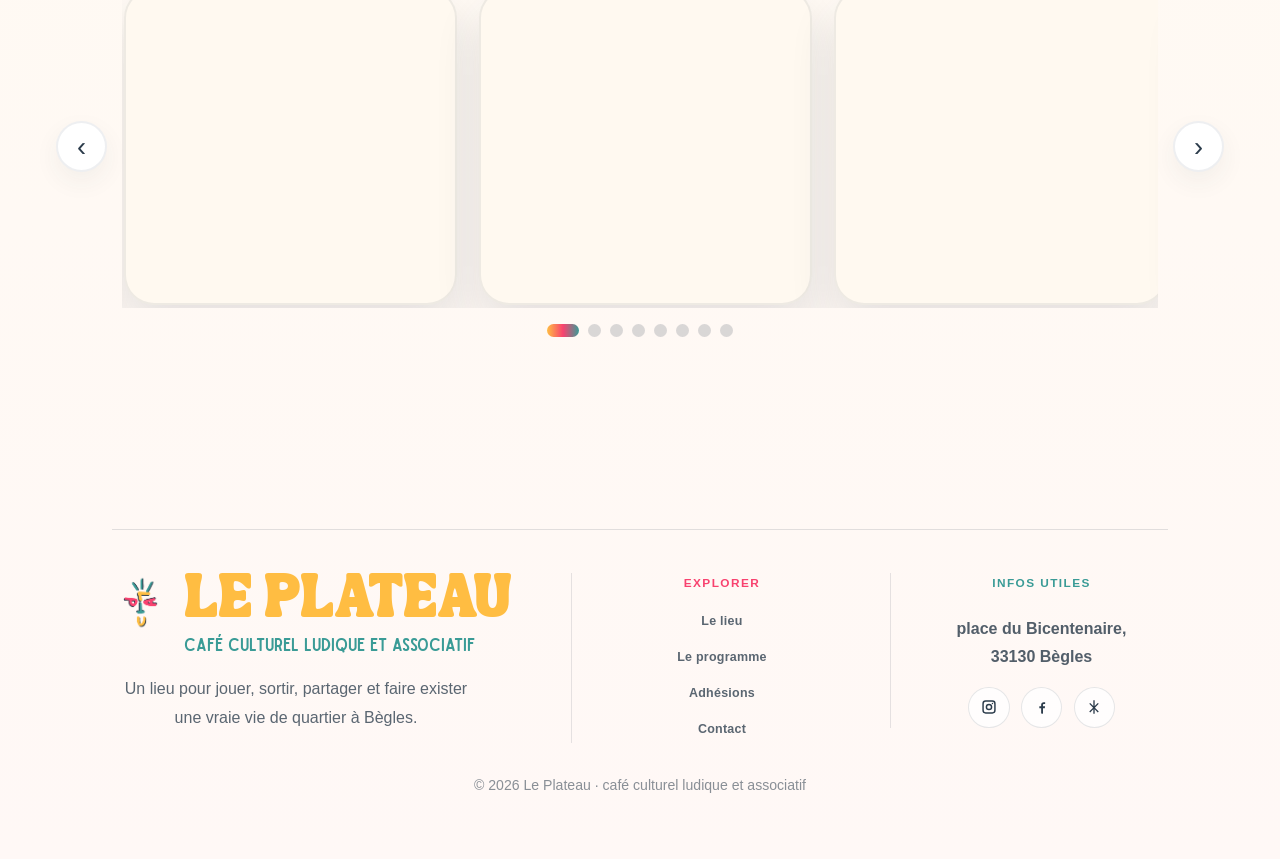
<file: evenements.html>
<!DOCTYPE html>
<html lang="fr">
<head>
    <meta charset="UTF-8">
    <meta name="viewport" content="width=device-width, initial-scale=1.0">
    <title>Le Plateau | Programme et événements</title>
    <meta
        name="description"
        content="Retrouvez le programme du Plateau à Bègles : affiche du mois, événements à venir et ambiance des soirées."
    >
    <meta name="robots" content="index, follow">
    <meta name="theme-color" content="#2c3c4b">
    <meta property="og:title" content="Le Plateau | Programme et événements à Bègles">
    <meta
        property="og:description"
        content="Affiche du mois, événements à venir et ambiance des soirées du Plateau à Bègles."
    >
    <meta property="og:site_name" content="Le Plateau">
    <meta property="og:locale" content="fr_FR">
    <meta property="og:type" content="website">
    <meta property="og:url" content="https://leplateau-ludique.fr/evenements.html">
    <meta property="og:image" content="https://leplateau-ludique.fr/assets/images/logo/LePlateau.png">
    <meta property="og:image:alt" content="Logo du café culturel et ludique Le Plateau à Bègles">
    <meta name="twitter:card" content="summary_large_image">
    <meta name="twitter:title" content="Le Plateau | Programme et événements à Bègles">
    <meta
        name="twitter:description"
        content="Affiche du mois, événements à venir et ambiance des soirées du Plateau à Bègles."
    >
    <meta name="twitter:image" content="https://leplateau-ludique.fr/assets/images/logo/LePlateau.png">
    <link rel="canonical" href="https://leplateau-ludique.fr/evenements.html">
    <link rel="icon" type="image/png" href="assets/images/logo/logo.png">
    <link rel="stylesheet" href="assets/css/main.css">
    <script src="assets/js/main.js" defer></script>
    <script type="application/ld+json">
        {
            "@context": "https://schema.org",
            "@type": "CafeOrCoffeeShop",
            "@id": "https://leplateau-ludique.fr/#place",
            "name": "Le Plateau",
            "description": "Café culturel et ludique associatif à Bègles.",
            "url": "https://leplateau-ludique.fr/",
            "image": "https://leplateau-ludique.fr/assets/images/logo/LePlateau.png",
            "email": "mailto:Leplateau.ccla@outlook.com",
            "address": {
                "@type": "PostalAddress",
                "streetAddress": "Place du Bicentenaire",
                "addressLocality": "Bègles",
                "postalCode": "33130",
                "addressCountry": "FR"
            },
            "hasMap": "https://maps.google.com/?q=Place+du+Bicentenaire+33130+B%C3%A8gles",
            "openingHoursSpecification": [
                {
                    "@type": "OpeningHoursSpecification",
                    "dayOfWeek": "Wednesday",
                    "opens": "15:00",
                    "closes": "23:00"
                },
                {
                    "@type": "OpeningHoursSpecification",
                    "dayOfWeek": "Thursday",
                    "opens": "16:00",
                    "closes": "23:00"
                },
                {
                    "@type": "OpeningHoursSpecification",
                    "dayOfWeek": "Friday",
                    "opens": "16:00",
                    "closes": "23:00"
                },
                {
                    "@type": "OpeningHoursSpecification",
                    "dayOfWeek": "Saturday",
                    "opens": "10:00",
                    "closes": "13:00"
                },
                {
                    "@type": "OpeningHoursSpecification",
                    "dayOfWeek": "Saturday",
                    "opens": "17:00",
                    "closes": "22:00"
                },
                {
                    "@type": "OpeningHoursSpecification",
                    "dayOfWeek": "Sunday",
                    "opens": "14:00",
                    "closes": "19:00"
                }
            ],
            "sameAs": [
                "https://www.instagram.com/leplateau.ccla/",
                "https://www.facebook.com/p/Le-Plateau-Caf%C3%A9-Culturel-Ludique-Associatif-61576300440653/",
                "https://linktr.ee/leplateau.ccla"
            ]
        }
    </script>
</head>
<body data-page="programme">
    <header class="site-header" id="top">
        <div class="shell">
            <nav class="nav" aria-label="Navigation principale">
                <a class="brand" href="index.html">
                    <img src="assets/images/logo/logo.png" alt="Logo Le Plateau">
                    <span class="brand-copy">
                        <span class="brand-script">café culturel et ludique</span>
                        <span class="brand-name">Le Plateau</span>
                    </span>
                </a>

                <button
                    class="nav-toggle"
                    type="button"
                    aria-expanded="false"
                    aria-controls="site-menu"
                    aria-label="Ouvrir le menu"
                >
                    <span></span>
                    <span></span>
                    <span></span>
                </button>

                <div class="nav-menu" id="site-menu">
                    <a href="lieu.html">Le lieu</a>
                    <a href="evenements.html" aria-current="page">Le programme</a>
                    <a href="association.html">Adhésions</a>
                    <a href="contact.html">Contact</a>
                    <a class="nav-social" href="https://www.instagram.com/leplateau.ccla/" target="_blank" rel="noreferrer" aria-label="Instagram Le Plateau">
                        <span class="nav-icon" aria-hidden="true"><svg viewBox="0 0 24 24" role="img"><path d="M7 2h10a5 5 0 0 1 5 5v10a5 5 0 0 1-5 5H7a5 5 0 0 1-5-5V7a5 5 0 0 1 5-5Zm0 2.2A2.8 2.8 0 0 0 4.2 7v10A2.8 2.8 0 0 0 7 19.8h10a2.8 2.8 0 0 0 2.8-2.8V7A2.8 2.8 0 0 0 17 4.2Zm10.2 1.6a1.1 1.1 0 1 1-1.1 1.1 1.1 1.1 0 0 1 1.1-1.1ZM12 7a5 5 0 1 1-5 5 5 5 0 0 1 5-5Zm0 2.2A2.8 2.8 0 1 0 14.8 12 2.8 2.8 0 0 0 12 9.2Z"/></svg></span>
                    </a>
                    <a class="nav-social" href="https://www.facebook.com/p/Le-Plateau-Caf%C3%A9-Culturel-Ludique-Associatif-61576300440653/" target="_blank" rel="noreferrer" aria-label="Facebook Le Plateau">
                        <span class="nav-icon" aria-hidden="true"><svg viewBox="0 0 24 24" role="img"><path d="M13.5 22v-8h2.7l.4-3h-3.1V9.1c0-.9.3-1.6 1.7-1.6h1.5V4.8a18.4 18.4 0 0 0-2.2-.1c-2.2 0-3.8 1.4-3.8 4v2.2H8v3h2.7v8Z"/></svg></span>
                    </a>
                    <a class="nav-social" href="mailto:Leplateau.ccla@outlook.com" aria-label="Envoyer un mail au Plateau">
                        <span class="nav-icon" aria-hidden="true"><svg viewBox="0 0 24 24" role="img"><path d="M4 6.75A1.75 1.75 0 0 1 5.75 5h12.5A1.75 1.75 0 0 1 20 6.75v10.5A1.75 1.75 0 0 1 18.25 19H5.75A1.75 1.75 0 0 1 4 17.25Zm1.5.56v.18l6.03 4.58a.8.8 0 0 0 .94 0l6.03-4.58v-.18a.25.25 0 0 0-.25-.25H5.75a.25.25 0 0 0-.25.25Zm13 1.98-5.12 3.89a2.3 2.3 0 0 1-2.76 0L5.5 9.29v7.96c0 .14.11.25.25.25h12.5a.25.25 0 0 0 .25-.25Z"/></svg></span>
                    </a>
                </div>
            </nav>
        </div>
    </header>

    <div class="path-pawn-anchor" aria-hidden="true">
        <span class="path-pawn">
            <span class="path-pawn-head"></span>
            <span class="path-pawn-body"></span>
            <span class="path-pawn-base"></span>
        </span>
    </div>

    <main>
        <section class="page-intro page-intro-program" id="programme">
            <div class="shell page-intro-shell page-intro-shell-program">
                <div class="page-intro-copy" data-reveal>
                    <h1 class="page-title">Le programme</h1>
                    <p class="page-lead">
                        L'affiche du moment en premier, puis plus bas les formats qui reviennent et le lieu quand les soirées prennent vie.
                    </p>

                    <div class="event-tags">
                        <span>Soirées jeux</span>
                        <span>Quiz</span>
                        <span>Cartes</span>
                        <span>Impro</span>
                        <span>Stand-up</span>
                    </div>

                    <div class="page-actions">
                        <a class="button button-primary" href="https://linktr.ee/leplateau.ccla/" target="_blank" rel="noreferrer">
                            S'inscrire aux événements
                        </a>
                        <a class="button button-secondary" href="https://www.instagram.com/leplateau.ccla/" target="_blank" rel="noreferrer">
                            Suivre Instagram
                        </a>
                    </div>
                </div>

                <aside class="program-hero-visual" data-reveal data-reveal-delay="0.08s">
                    <button
                        class="card-main zoom-item"
                        type="button"
                        data-zoom-src="assets/images/programmes/programme-en-cours.jpg"
                        data-zoom-alt="Affiche du programme du mois du Plateau"
                        aria-label="Agrandir le programme principal"
                    >
                        <img src="assets/images/programmes/programme-en-cours.jpg" alt="Programme du mois du Plateau">
                    </button>
                </aside>
            </div>
        </section>

        <section class="section section-soft program-feature">
            <div class="shell program-overview" data-reveal data-reveal-delay="0.08s">
                <div class="program-overview-head">
                    <h2 class="program-overview-title">Une programmation qui bouge</h2>
                    <p class="program-overview-lead">
                        Le mieux est toujours de suivre l'affiche du moment : certains rendez-vous reviennent régulièrement, d'autres non, et la programmation essaie de se renouveler pour offrir toujours plus de choses à découvrir.
                    </p>
                </div>

                <div class="program-overview-tags" aria-label="Formats de soirées proposés">
                    <span>Théâtre d'impro</span>
                    <span>Théâtre</span>
                    <span>Contes musicaux</span>
                    <span>Concerts</span>
                    <span>Tournois de cartes</span>
                    <span>Jeux de rôles</span>
                    <span>Quiz</span>
                    <span>Stand-up</span>
                </div>

                <p class="program-overview-copy">
                    Au Plateau, on peut passer d'une soirée scène à une soirée cartes, d'un rendez-vous plus calme à une salle pleine d'énergie, avec toujours la même envie : proposer des formats variés, accessibles et vivants.
                </p>

                <p class="program-overview-note">
                    Et dans tous les cas, même en dehors d'un événement particulier, tout le monde peut toujours venir simplement pour jouer : quelqu'un sera toujours heureux de vous conseiller, de vous faire découvrir de nouveaux jeux, et même de jouer avec vous ;)
                </p>
            </div>

            <div class="shell memory-carousel program-memory-carousel" data-reveal>

                <div class="carousel-shell">
                    <button class="carousel-arrow carousel-prev" type="button" aria-label="Photo précédente">‹</button>
                    <div class="carousel-viewport">
                        <div class="carousel-track">
                            <button class="memory-card carousel-slide zoom-item" type="button" data-zoom-src="assets/images/photos/photo-event.jpeg" data-zoom-alt="Une soirée scène au Plateau">
                                <img src="assets/images/photos/photo-event.jpeg" alt="Une soirée scène au Plateau" loading="lazy">
                            </button>
                            <button class="memory-card carousel-slide zoom-item" type="button" data-zoom-src="assets/images/photos/quiz-presentation.JPG" data-zoom-alt="Présentation pendant une soirée quiz au Plateau">
                                <img src="assets/images/photos/quiz-presentation.JPG" alt="Présentation pendant une soirée quiz au Plateau" loading="lazy">
                            </button>
                            <button class="memory-card carousel-slide zoom-item" type="button" data-zoom-src="assets/images/photos/wintercup-winners.JPG" data-zoom-alt="Gagnantes et gagnants d'une soirée au Plateau">
                                <img src="assets/images/photos/wintercup-winners.JPG" alt="Gagnantes et gagnants d'une soirée au Plateau" loading="lazy">
                            </button>
                            <button class="memory-card carousel-slide zoom-item" type="button" data-zoom-src="assets/images/photos/wintercup-points.JPG" data-zoom-alt="Soirée jeu avec tableau des scores au Plateau">
                                <img src="assets/images/photos/wintercup-points.JPG" alt="Soirée jeu avec tableau des scores au Plateau" loading="lazy">
                            </button>
                            <button class="memory-card carousel-slide zoom-item" type="button" data-zoom-src="assets/images/photos/quiz-night.jpg" data-zoom-alt="Soirée quiz au Plateau">
                                <img src="assets/images/photos/quiz-night.jpg" alt="Soirée quiz au Plateau" loading="lazy">
                            </button>
                            <button class="memory-card carousel-slide zoom-item" type="button" data-zoom-src="assets/images/photos/cup.JPG" data-zoom-alt="Tournoi au Plateau avec coupe">
                                <img src="assets/images/photos/cup.JPG" alt="Tournoi au Plateau avec coupe" loading="lazy">
                            </button>
                            <button class="memory-card carousel-slide zoom-item" type="button" data-zoom-src="assets/images/photos/badquality-wintercupfinale.jpg" data-zoom-alt="Finale d'un tournoi au Plateau">
                                <img src="assets/images/photos/badquality-wintercupfinale.jpg" alt="Finale d'un tournoi au Plateau" loading="lazy">
                            </button>
                            <button class="memory-card carousel-slide zoom-item" type="button" data-zoom-src="assets/images/photos/people-playing3.jpg" data-zoom-alt="Table partagée pendant une soirée au Plateau">
                                <img src="assets/images/photos/people-playing3.jpg" alt="Table partagée pendant une soirée au Plateau" loading="lazy">
                            </button>
                        </div>
                    </div>
                    <button class="carousel-arrow carousel-next" type="button" aria-label="Photo suivante">›</button>
                </div>
                <div class="carousel-dots" aria-label="Navigation de la galerie"></div>
            </div>
        </section>


    </main>

    <div class="zoom-modal" id="zoom-modal" hidden aria-hidden="true">
        <button class="zoom-close" type="button" aria-label="Fermer l'image">×</button>
        <div class="zoom-frame">
            <button class="zoom-arrow" id="zoom-prev" type="button" aria-label="Image précédente">❮</button>
            <figure class="zoom-figure">
                <img class="zoom-image" src="assets/images/programmes/programme-en-cours.jpg" alt="">
                <figcaption class="zoom-caption"></figcaption>
            </figure>
            <button class="zoom-arrow" id="zoom-next" type="button" aria-label="Image suivante">❯</button>
        </div>
    </div>

    <footer class="site-footer">
        <div class="shell footer-inner">
            <div class="footer-main">
                <img class="footer-logo" src="assets/images/logo/logo.png" alt="Logo Le Plateau">
                <p class="brand-script footer-script">café culturel ludique et associatif</p>
                <p class="footer-title">LE PLATEAU</p>
                <p class="footer-text">
                    Un lieu pour jouer, sortir, partager et faire exister une vraie vie de quartier à Bègles.
                </p>
            </div>

            <div class="footer-links">
                <a href="lieu.html#plateau">Le lieu</a>
                <a href="evenements.html#programme">Le programme</a>
                <a href="association.html#adhesions">Adhésions</a>
                <a href="contact.html#venir">Contact</a>
            </div>

            <div class="footer-meta">
                <a class="footer-address" href="https://maps.google.com/?q=Place+du+Bicentenaire+33130+B%C3%A8gles" target="_blank" rel="noreferrer">
                    place du Bicentenaire,<br>33130 Bègles
                </a>
                <div class="footer-socials">
                    <a href="https://www.instagram.com/leplateau.ccla/" target="_blank" rel="noreferrer" aria-label="Instagram">
                        <span class="social-icon" aria-hidden="true">
                            <svg viewBox="0 0 24 24" role="img"><path d="M7 2h10a5 5 0 0 1 5 5v10a5 5 0 0 1-5 5H7a5 5 0 0 1-5-5V7a5 5 0 0 1 5-5Zm0 2.2A2.8 2.8 0 0 0 4.2 7v10A2.8 2.8 0 0 0 7 19.8h10a2.8 2.8 0 0 0 2.8-2.8V7A2.8 2.8 0 0 0 17 4.2Zm10.2 1.6a1.1 1.1 0 1 1-1.1 1.1 1.1 1.1 0 0 1 1.1-1.1ZM12 7a5 5 0 1 1-5 5 5 5 0 0 1 5-5Zm0 2.2A2.8 2.8 0 1 0 14.8 12 2.8 2.8 0 0 0 12 9.2Z"/></svg>
                        </span>
                    </a>
                    <a href="https://www.facebook.com/p/Le-Plateau-Caf%C3%A9-Culturel-Ludique-Associatif-61576300440653/" target="_blank" rel="noreferrer" aria-label="Facebook">
                        <span class="social-icon" aria-hidden="true">
                            <svg viewBox="0 0 24 24" role="img"><path d="M13.5 22v-8h2.7l.4-3h-3.1V9.1c0-.9.3-1.6 1.7-1.6h1.5V4.8a18.4 18.4 0 0 0-2.2-.1c-2.2 0-3.8 1.4-3.8 4v2.2H8v3h2.7v8Z"/></svg>
                        </span>
                    </a>
                    <a href="https://linktr.ee/leplateau.ccla/" target="_blank" rel="noreferrer" aria-label="Linktree">
                        <span class="social-icon" aria-hidden="true">
                            <svg viewBox="0 0 24 24" role="img"><path d="M11 2h2v20h-2zM4.9 7.3l1.4-1.4L12 11.6l5.7-5.7 1.4 1.4L13.4 13l5.7 5.7-1.4 1.4L12 14.4l-5.7 5.7-1.4-1.4L10.6 13 4.9 7.3z"/></svg>
                        </span>
                    </a>
                </div>
            </div>
        </div>

        <p class="footer-bottom">© <span id="year">2026</span> Le Plateau · café culturel ludique et associatif</p>
    </footer>
</body>
</html>
</file>
<file: assets/css/main.css>
@font-face {
    font-family: "TanSongBird";
    src: url("../fonts/TANSONGBIRD.ttf") format("truetype");
    font-display: swap;
}

@font-face {
    font-family: "Sailors";
    src: url("../fonts/SailorsSlant.ttf") format("truetype");
    font-display: swap;
}

:root {
    --bg: #fffaf1;
    --paper: #fffefb;
    --ink: #2c3c4b;
    --ink-soft: rgba(44, 60, 75, 0.72);
    --red: #f8426f;
    --yellow: #ffbd42;
    --blue: #3a9b96;
    --black: #2c3c4b;
    --white: #ffffff;
    --yellow-soft: rgba(255, 189, 66, 0.18);
    --blue-soft: rgba(58, 155, 150, 0.16);
    --red-soft: rgba(248, 66, 111, 0.12);
    --line: rgba(44, 60, 75, 0.12);
    --shadow: 0 18px 42px rgba(44, 60, 75, 0.08);
    --shadow-soft: 0 10px 26px rgba(44, 60, 75, 0.06);
    --radius-xl: 42px;
    --radius-lg: 30px;
    --radius-md: 22px;
    --shell: min(1260px, calc(100% - 6.6rem));
    --space-section: clamp(7.1rem, 11.5vw, 11rem);
    --space-section-tight: clamp(5.8rem, 9.1vw, 7.8rem);
    --display-leading: 1.84;
    --display-leading-wide: 1.96;
    --transition: 220ms ease;
}

*,
*::before,
*::after {
    box-sizing: border-box;
}

html {
    scroll-behavior: smooth;
}

body {
    margin: 0;
    min-height: 100vh;
    font-family: "Avenir Next", "Gill Sans", "Trebuchet MS", sans-serif;
    color: var(--ink);
    line-height: 1.8;
    text-rendering: optimizeLegibility;
    -webkit-font-smoothing: antialiased;
    background: linear-gradient(180deg, #fffdf9 0%, #fffaf2 48%, #fff8f6 100%);
    overflow-x: clip;
}

body.menu-open,
body.modal-open {
    overflow: hidden;
}

img {
    display: block;
    max-width: 100%;
}

figure {
    margin: 0;
}

a {
    color: inherit;
    text-decoration: none;
}

a:focus-visible,
button:focus-visible {
    outline: 3px solid rgba(58, 155, 150, 0.28);
    outline-offset: 3px;
}

button,
input,
textarea,
select {
    font: inherit;
}

button {
    cursor: pointer;
}

p,
li {
    margin: 0;
    color: var(--ink-soft);
}

h1,
h2,
h3,
strong {
    margin: 0;
    color: var(--ink);
}

.shell {
    width: var(--shell);
    margin: 0 auto;
}

.site-header {
    position: sticky;
    top: 0;
    z-index: 30;
    padding-top: 1.4rem;
}

.nav {
    position: relative;
    display: flex;
    align-items: center;
    justify-content: space-between;
    gap: 1.7rem;
    padding: 1.08rem 1.22rem 1.08rem 1.28rem;
    border: 2px solid rgba(44, 60, 75, 0.08);
    border-radius: 30px;
    background: rgba(255, 255, 255, 0.9);
    backdrop-filter: blur(14px);
    box-shadow: var(--shadow);
}

.site-header.is-scrolled .nav {
    background: rgba(255, 255, 255, 0.98);
}

.brand {
    display: inline-flex;
    align-items: center;
    gap: 0.85rem;
    min-width: 0;
}

.brand img {
    width: 58px;
    height: 58px;
    border-radius: 18px;
    object-fit: contain;
    flex-shrink: 0;
}

.brand-copy {
    display: inline-flex;
    flex-direction: column;
}

.brand-script,
.footer-script {
    font-family: "Sailors", cursive;
}

.brand-script {
    color: var(--blue);
    font-size: 0.92rem;
    line-height: 1;
}

.brand-name,
.footer-title,
h1,
h2 {
    font-family: "TanSongBird", serif;
    text-transform: uppercase;
    text-wrap: balance;
}

.brand-name,
.footer-title {
    line-height: var(--display-leading-wide);
}

h1,
h2 {
    line-height: var(--display-leading);
    letter-spacing: 0.04em;
}

.brand-name {
    margin-top: 0.28rem;
    color: var(--yellow);
    font-size: 0.72rem;
    text-shadow: 1px 1px 0 rgba(44, 60, 75, 0.06);
}

.nav-menu {
    display: flex;
    align-items: center;
    gap: 0.62rem;
    flex-wrap: wrap;
}

.nav-menu a {
    padding: 0.88rem 1.08rem;
    border-radius: 999px;
    font-weight: 800;
    line-height: 1.15;
    transition: transform var(--transition), background-color var(--transition);
}

.nav-menu a:hover,
.nav-menu a:focus-visible {
    transform: translateY(-2px);
    background: rgba(44, 60, 75, 0.06);
}

.nav-menu a[aria-current="page"] {
    background: rgba(255, 189, 66, 0.18);
    box-shadow: inset 0 0 0 1px rgba(44, 60, 75, 0.08);
}

.nav-social {
    display: inline-flex;
    align-items: center;
    justify-content: center;
    width: 2.9rem;
    min-height: 2.9rem;
    padding: 0 !important;
    border: 1px solid rgba(44, 60, 75, 0.1);
    background: rgba(255, 255, 255, 0.9);
    box-shadow: var(--shadow-soft);
    transition: transform var(--transition), background-color var(--transition), box-shadow var(--transition);
}

.nav-social:hover,
.nav-social:focus-visible {
    transform: translateY(-2px);
    background: #fffdf8;
    box-shadow: 0 14px 22px rgba(44, 60, 75, 0.1);
}

.nav-icon {
    display: inline-flex;
    width: 1rem;
    height: 1rem;
}

.nav-icon svg {
    width: 100%;
    height: 100%;
    fill: currentColor;
}

.nav-toggle {
    display: none;
    width: 48px;
    height: 48px;
    align-items: center;
    justify-content: center;
    flex-direction: column;
    gap: 0.28rem;
    border: 2px solid rgba(44, 60, 75, 0.08);
    border-radius: 16px;
    background: #fff;
}

.nav-toggle span {
    width: 18px;
    height: 2px;
    border-radius: 999px;
    background: var(--ink);
    transition: transform var(--transition), opacity var(--transition);
}

.nav-toggle.is-open span:nth-child(1) {
    transform: translateY(6px) rotate(45deg);
}

.nav-toggle.is-open span:nth-child(2) {
    opacity: 0;
}

.nav-toggle.is-open span:nth-child(3) {
    transform: translateY(-6px) rotate(-45deg);
}

.page-intro {
    padding: clamp(3.6rem, 6.9vw, 5.2rem) 0 clamp(4.2rem, 7vw, 5.7rem);
}

.page-intro-shell {
    display: grid;
    grid-template-columns: minmax(0, 1.24fr) minmax(20rem, 0.76fr);
    gap: clamp(3rem, 5vw, 5.4rem);
    align-items: center;
}

.page-intro-shell-home {
    align-items: center;
    grid-template-columns: minmax(0, 0.98fr) minmax(0, 1.02fr);
    gap: clamp(2.8rem, 4.8vw, 4.9rem);
}

.page-intro-shell-single {
    grid-template-columns: 1fr;
}

.page-intro-copy {
    max-width: 50rem;
    padding-inline-start: clamp(0rem, 1.1vw, 0.95rem);
}

.page-title {
    margin: 1.15rem 0 0;
    display: inline-block;
    color: var(--yellow);
    font-family: "TanSongBird", serif;
    font-size: clamp(1.48rem, 3.7vw, 2.62rem);
    line-height: 1.82;
    letter-spacing: 0.04em;
    text-transform: uppercase;
    text-wrap: balance;
    text-shadow: 2px 2px 0 rgba(44, 60, 75, 0.06);
    max-width: 17ch;
}

.page-title::after,
.section-head h2::after {
    content: "";
    display: block;
    width: clamp(5.8rem, 15vw, 10rem);
    height: 0.34rem;
    margin-top: 0.55rem;
    border-radius: 999px;
    background: linear-gradient(90deg, var(--yellow), var(--red), var(--blue));
}

.page-title::after {
    margin-inline: auto;
}

.page-title-home {
    display: grid;
    gap: 0.35rem;
    max-width: 38rem;
}

.page-title-home::after {
    width: clamp(8rem, 18vw, 12rem);
    margin-inline: 0;
}

.page-title-main {
    display: block;
}

.page-title-accent {
    display: block;
    color: var(--blue);
    font-family: "Sailors", cursive;
    font-size: clamp(1.18rem, 2.2vw, 1.7rem);
    line-height: 1.55;
    letter-spacing: 0.03em;
    text-transform: none;
    text-shadow: none;
}

.page-lead {
    max-width: 43rem;
    margin-top: 1.85rem;
    font-size: 1.06rem;
    line-height: 1.96;
}

.home-hero-tags {
    margin-top: 1.45rem;
}

.page-actions {
    display: flex;
    flex-wrap: wrap;
    gap: 1rem;
    margin-top: 3.05rem;
}

.place-hero-actions {
    display: grid;
    grid-template-columns: repeat(2, minmax(0, max-content));
    justify-content: center;
    justify-items: center;
    align-items: center;
    column-gap: 1rem;
    row-gap: 1rem;
}

.button-myludo {
    grid-column: 1 / -1;
    min-width: min(100%, 21rem);
    min-height: 64px;
    margin-inline: auto;
}

.hero,
.section {
    padding: var(--space-section) 0;
}

.page-intro-panel {
    padding: 2.2rem 2.25rem 2.35rem;
    border: 2px solid rgba(44, 60, 75, 0.08);
    border-radius: 42px;
    background: linear-gradient(180deg, rgba(255, 255, 255, 0.96), rgba(255, 250, 241, 0.98));
    box-shadow: var(--shadow);
}

.membership-hero-photo {
    display: grid;
    align-items: stretch;
    min-height: 100%;
    padding: 1.25rem;
    background: linear-gradient(180deg, rgba(255, 255, 255, 0.98), rgba(255, 252, 247, 0.98));
}

.membership-photo-placeholder {
    position: relative;
    display: grid;
    place-items: center;
    min-height: 24rem;
    border-radius: 32px;
    border: 1px solid rgba(44, 60, 75, 0.1);
    background:
        radial-gradient(circle at 22% 20%, rgba(255, 189, 66, 0.12), transparent 6rem),
        radial-gradient(circle at 78% 26%, rgba(248, 66, 111, 0.1), transparent 6rem),
        linear-gradient(135deg, rgba(255, 255, 255, 0.92), rgba(255, 249, 241, 0.98));
    overflow: hidden;
}

.membership-photo-badge {
    position: absolute;
    top: 1rem;
    left: 1rem;
    display: inline-flex;
    align-items: center;
    justify-content: center;
    padding: 0.7rem 0.95rem;
    border-radius: 999px;
    background: #ffffff;
    border: 2px solid rgba(44, 60, 75, 0.08);
    color: var(--red);
    font-size: 0.74rem;
    font-weight: 900;
    letter-spacing: 0.08em;
    text-transform: uppercase;
    box-shadow: var(--shadow-soft);
}

.membership-photo-frame {
    display: grid;
    place-items: center;
    width: min(100%, 19rem);
    aspect-ratio: 4 / 5;
    border-radius: 28px;
    border: 2px solid rgba(44, 60, 75, 0.08);
    background:
        radial-gradient(circle at 22% 24%, rgba(255, 189, 66, 0.26), transparent 4.2rem),
        radial-gradient(circle at 76% 28%, rgba(248, 66, 111, 0.2), transparent 4rem),
        radial-gradient(circle at 50% 78%, rgba(58, 155, 150, 0.22), transparent 4.4rem),
        linear-gradient(180deg, rgba(255, 255, 255, 0.96), rgba(255, 250, 244, 0.96));
    box-shadow: 0 18px 34px rgba(44, 60, 75, 0.08);
}

.membership-photo-copy {
    max-width: 12rem;
    padding: 1rem 1.1rem;
    border-radius: 22px;
    background: rgba(255, 255, 255, 0.84);
    color: rgba(44, 60, 75, 0.72);
    font-size: 0.9rem;
    line-height: 1.7;
    text-align: center;
    box-shadow: var(--shadow-soft);
}

.home-hero-visual {
    position: relative;
    min-height: 38rem;
}

.home-hero-note-card {
    position: absolute;
    left: 1.1rem;
    bottom: 0.5rem;
    display: flex;
    align-items: center;
    justify-content: center;
    width: 8.5rem;
    height: 8.5rem;
    padding: 1rem;
    border: 2px solid rgba(44, 60, 75, 0.08);
    border-radius: 28px;
    background: rgba(255, 255, 255, 0.96);
    box-shadow: var(--shadow);
}

.home-hero-logo {
    width: 100%;
    max-width: 5.8rem;
    height: auto;
}

.place-hero-visual {
    position: relative;
    min-height: 44.6rem;
}

.place-hero-side-a {
    top: 1.15rem;
    right: 0.25rem;
    bottom: auto;
    width: 15.5rem;
    height: 12.4rem;
    border-radius: 28px;
    transform: rotate(3deg);
}

.place-hero-side-b {
    position: absolute;
    right: 4.1rem;
    bottom: 1rem;
    width: 14.8rem;
    aspect-ratio: 4 / 5;
    padding: 0;
    overflow: hidden;
    border: 2px solid rgba(44, 60, 75, 0.08);
    border-radius: 28px;
    background: #ffffff;
    box-shadow: var(--shadow-soft);
    transform: rotate(-4deg);
}

.section {
    position: relative;
}

.hero {
    padding: clamp(4.5rem, 9vw, 6.25rem) 0 clamp(4.75rem, 8vw, 6rem);
}

.hero-grid,
.program-grid,
.membership-grid {
    display: grid;
    gap: clamp(2rem, 4vw, 3rem);
    align-items: start;
}

.hero-grid,
.program-grid,
.membership-grid {
    grid-template-columns: minmax(0, 0.92fr) minmax(0, 1.08fr);
}

.program-grid {
    grid-template-columns: minmax(0, 0.8fr) minmax(0, 1.2fr);
}

.membership-grid {
    grid-template-columns: minmax(0, 0.72fr) minmax(0, 1.28fr);
}

.hero-copy {
    max-width: 36rem;
    padding-top: 0.4rem;
}

.card-label,
.poster-badge {
    display: inline-flex;
    align-items: center;
    justify-content: center;
    width: fit-content;
    padding: 0.72rem 1rem;
    border: 2px solid rgba(44, 60, 75, 0.08);
    border-radius: 999px;
    background: linear-gradient(180deg, rgba(255, 255, 255, 0.98), rgba(255, 249, 238, 0.94));
    color: var(--red);
    font-size: 0.76rem;
    font-weight: 900;
    letter-spacing: 0.12em;
    text-transform: uppercase;
    box-shadow: var(--shadow-soft);
}

h1 {
    margin-top: 0.4rem;
    color: var(--yellow);
    text-shadow: 2px 2px 0 rgba(44, 60, 75, 0.06);
}

.hero-copy h1 {
    max-width: 18rem;
    margin-top: 0.9rem;
}

.section-head p:last-child {
    margin-top: 1.7rem;
    font-size: 1.05rem;
    line-height: 1.98;
}

.section-head p:last-child {
    max-width: 46rem;
}

.page-actions {
    display: flex;
    flex-wrap: wrap;
    gap: 1rem;
    margin-top: 2rem;
}

.hero-tags {
    display: flex;
    flex-wrap: wrap;
    gap: 0.7rem;
    margin-top: 1.2rem;
}

.hero-tags span {
    padding: 0.62rem 0.9rem;
    border-radius: 999px;
    border: 2px solid rgba(44, 60, 75, 0.08);
    background: #ffffff;
    font-size: 0.86rem;
    font-weight: 800;
    box-shadow: var(--shadow-soft);
}

.home-hero-tags span {
    background: #ffffff;
    color: var(--red);
}

.hero-tags span:nth-child(1) {
    background: var(--blue-soft);
}

.hero-tags span:nth-child(2) {
    background: var(--red-soft);
}

.hero-tags span:nth-child(3) {
    background: var(--yellow-soft);
}

.hero-tags span:nth-child(4) {
    background: #ffffff;
}

.home-hero-tags span,
.home-hero-tags span:nth-child(1),
.home-hero-tags span:nth-child(2),
.home-hero-tags span:nth-child(3),
.home-hero-tags span:nth-child(4) {
    background: #ffffff;
    color: var(--red);
}

.button {
    display: inline-flex;
    align-items: center;
    justify-content: center;
    position: relative;
    min-height: 56px;
    padding: 1rem 1.45rem;
    border-radius: 999px;
    border: 2px solid transparent;
    overflow: hidden;
    isolation: isolate;
    font-weight: 900;
    line-height: 1.15;
    -webkit-backface-visibility: hidden;
    backface-visibility: hidden;
    transform: translateZ(0);
    transition: transform var(--transition), box-shadow var(--transition), background-color var(--transition), border-color var(--transition);
}

.button:hover,
.button:focus-visible {
    transform: translate3d(0, -3px, 0);
}

.button-primary {
    color: #fff;
    background: linear-gradient(135deg, var(--red), var(--yellow));
    background-clip: border-box;
    background-origin: border-box;
    box-shadow: 0 18px 28px rgba(248, 66, 111, 0.22);
}

.button-secondary {
    color: var(--ink);
    background: #ffffff;
    background-clip: padding-box;
    border-color: rgba(44, 60, 75, 0.1);
    box-shadow: var(--shadow-soft);
}

.button-secondary:hover,
.button-secondary:focus-visible {
    background: rgba(58, 155, 150, 0.08);
    border-color: rgba(58, 155, 150, 0.16);
}

.hero-board {
    position: relative;
    min-height: 38rem;
}

.hero-board-grid {
    position: absolute;
    inset: 0.75rem 2.2rem 2.4rem 0.7rem;
    border-radius: var(--radius-xl);
    background:
        linear-gradient(90deg, rgba(248, 66, 111, 0.65) 0 26%, transparent 26% 52%, rgba(58, 155, 150, 0.6) 52% 74%, transparent 74% 100%),
        linear-gradient(180deg, transparent 0 20%, rgba(255, 189, 66, 0.65) 20% 44%, transparent 44% 64%, rgba(44, 60, 75, 0.18) 64% 100%),
        linear-gradient(90deg, rgba(255, 255, 255, 0.9) 0 18%, transparent 18% 100%);
    background-size: 8.4rem 6.8rem, 6.2rem 8rem, 11rem 9rem;
    background-position: 0 0, 1.8rem 2.1rem, 2.4rem 0.9rem;
    background-repeat: repeat;
    opacity: 0.11;
    border: 1px solid rgba(44, 60, 75, 0.08);
    transform: rotate(1deg);
}

.hero-photo,
.hero-poster,
.tile-photo,
.card-main,
.card-mini,
.memory-card,
.timeline-step,
.tile-card,
.membership-card {
    border: 2px solid rgba(44, 60, 75, 0.08);
    background: #ffffff;
    box-shadow: var(--shadow);
}

.tile-card,
.membership-card,
.timeline-step,
.card-main,
.card-mini,
.memory-card {
    position: relative;
}

.tile-card::after,
.membership-card::after,
.timeline-step::after {
    display: none;
}

.tile-card::before,
.membership-card::before,
.card-main::before,
.card-mini::before,
.memory-card::before {
    display: none;
}

.hero-photo,
.hero-poster {
    position: absolute;
    overflow: hidden;
}

.hero-photo-main {
    inset: 1rem 7.4rem 2.1rem 0;
    border-radius: 36px;
    transform: rotate(-1deg);
}

.hero-photo-side {
    right: 0.4rem;
    bottom: 2.2rem;
    width: 12.4rem;
    height: 10rem;
    padding: 0;
    border-radius: 26px;
    transform: rotate(-3deg);
    transition: transform var(--transition), box-shadow var(--transition);
}

.hero-photo-side:hover,
.hero-photo-side:focus-visible {
    transform: rotate(-2deg) translateY(-4px);
}

.hero-poster {
    top: 0.85rem;
    right: 1.2rem;
    width: 10.4rem;
    padding: 0;
    border-radius: 26px;
    transform: rotate(2deg);
    transition: transform var(--transition), box-shadow var(--transition);
}

.hero-poster:hover,
.hero-poster:focus-visible {
    transform: rotate(1deg) translateY(-4px);
}

.poster-badge {
    position: absolute;
    top: 0.8rem;
    left: 0.8rem;
    z-index: 1;
}

.hero-photo img,
.hero-poster img,
.tile-photo img,
.card-main img,
.card-mini img,
.memory-card img {
    width: 100%;
    height: 100%;
    object-fit: cover;
}

.board-path {
    padding: 0 0 4.6rem;
}

.path-track {
    position: relative;
    display: grid;
    grid-template-columns: repeat(5, minmax(0, 1fr));
    gap: 1.45rem;
    align-items: center;
    overflow: visible;
}

.path-track::before {
    content: "";
    position: absolute;
    left: 2rem;
    right: 2rem;
    top: calc(50% - 2px);
    height: 4px;
    border-radius: 999px;
    background: repeating-linear-gradient(
        90deg,
        var(--yellow) 0 1.2rem,
        var(--red) 1.2rem 2.4rem,
        var(--blue) 2.4rem 3.6rem,
        rgba(44, 60, 75, 0.08) 3.6rem 4.8rem
    );
    opacity: 0.78;
}

.path-stop {
    position: relative;
    z-index: 1;
    display: inline-flex;
    align-items: center;
    justify-content: center;
    min-height: 90px;
    padding: 1.25rem 1.15rem;
    border: 2px solid rgba(44, 60, 75, 0.07);
    border-radius: 26px;
    background: linear-gradient(180deg, rgba(255, 255, 255, 0.98), rgba(255, 250, 241, 0.96));
    box-shadow: var(--shadow-soft);
    font-weight: 900;
    text-align: center;
    line-height: 1.5;
    transition: transform var(--transition), border-color var(--transition), box-shadow var(--transition);
}

.path-stop:not(:last-of-type)::after {
    display: none;
}

.path-stop.is-active {
    border-color: rgba(44, 60, 75, 0.16);
    box-shadow: 0 10px 22px rgba(44, 60, 75, 0.1);
    transform: translateY(-4px);
}

.path-pawn-anchor {
    --scroll-progress: 0;
    --rail-height: 18rem;
    position: fixed;
    left: clamp(0.45rem, 2.2vw, 1.85rem);
    top: calc(50% - (var(--rail-height) / 2) - 0.5rem);
    width: 2.4rem;
    height: calc(var(--rail-height) + 1rem);
    z-index: 24;
    pointer-events: auto;
    touch-action: none;
    cursor: grab;
}

.path-pawn-anchor::before {
    content: "";
    position: absolute;
    left: 50%;
    top: 0.5rem;
    bottom: 0.5rem;
    width: 3px;
    border-radius: 999px;
    background: linear-gradient(180deg, rgba(255, 189, 66, 0.35), rgba(248, 66, 111, 0.28), rgba(58, 155, 150, 0.35));
    transform: translateX(-50%);
}

.path-pawn-anchor::after {
    content: "";
    position: absolute;
    left: 50%;
    top: 0.5rem;
    width: 0.5rem;
    height: 0.5rem;
    border-radius: 50%;
    background: rgba(44, 60, 75, 0.14);
    transform: translateX(-50%);
    box-shadow:
        0 calc(var(--rail-height) * 0.25) 0 rgba(44, 60, 75, 0.14),
        0 calc(var(--rail-height) * 0.5) 0 rgba(44, 60, 75, 0.14),
        0 calc(var(--rail-height) * 0.75) 0 rgba(44, 60, 75, 0.14),
        0 var(--rail-height) 0 rgba(44, 60, 75, 0.14);
}

.path-pawn-anchor.is-jumping .path-pawn {
    animation: pawn-hop 520ms cubic-bezier(0.22, 0.9, 0.3, 1);
}

.path-pawn-anchor.is-dragging {
    cursor: grabbing;
}

.path-pawn {
    position: absolute;
    left: 50%;
    top: calc(0.5rem + (var(--scroll-progress) * var(--rail-height)));
    display: grid;
    justify-items: center;
    filter: drop-shadow(0 8px 10px rgba(44, 60, 75, 0.16));
    transform: translate(-50%, -50%);
    will-change: top, transform;
}

body.is-dragging-pawn {
    user-select: none;
    cursor: grabbing;
}

.path-pawn-head,
.path-pawn-body,
.path-pawn-base {
    display: block;
}

.path-pawn-head {
    width: 0.72rem;
    height: 0.72rem;
    margin-bottom: -0.08rem;
    border-radius: 50%;
    background: var(--yellow);
    border: 2px solid var(--ink);
    z-index: 1;
}

.path-pawn-body {
    position: relative;
    width: 1.58rem;
    height: 1.72rem;
    margin-top: -0.02rem;
    border-radius: 0.55rem;
    background: linear-gradient(180deg, var(--yellow) 0%, var(--red) 58%, var(--blue) 100%);
    border: 2px solid var(--ink);
    clip-path: polygon(
        24% 0%,
        38% 14%,
        62% 14%,
        76% 0%,
        100% 18%,
        85% 42%,
        70% 44%,
        78% 100%,
        56% 100%,
        50% 74%,
        44% 74%,
        38% 100%,
        16% 100%,
        24% 44%,
        9% 42%,
        0% 18%
    );
    box-shadow: inset 0 1px 0 rgba(255, 255, 255, 0.28);
}

.path-pawn-base {
    width: 1.1rem;
    height: 0.24rem;
    margin-top: 0.02rem;
    border-radius: 999px;
    background: rgba(44, 60, 75, 0.2);
    filter: blur(1px);
}

.path-stop:nth-of-type(1),
.path-stop:nth-of-type(2),
.path-stop:nth-of-type(3),
.path-stop:nth-of-type(4),
.path-stop:nth-of-type(5) {
    background: linear-gradient(180deg, rgba(255, 255, 255, 0.98), rgba(255, 250, 241, 0.96));
}

.section-soft {
    position: relative;
}

main > .section::before {
    content: "";
    position: absolute;
    top: 0;
    left: 50%;
    width: min(calc(100% - 2rem), 72rem);
    height: 1px;
    background: rgba(44, 60, 75, 0.14);
    transform: translateX(-50%);
}

.section-head {
    max-width: 62rem;
    margin-bottom: clamp(3rem, 5vw, 4.8rem);
    text-align: center;
    margin-inline: auto;
}

.section-head-wide {
    max-width: none;
}

.section-head.compact {
    margin-bottom: 0;
}

h2 {
    font-size: clamp(1.08rem, 2.2vw, 1.72rem);
}

.section-head h2,
.program-left h2,
.membership-copy h2,
.membership-explainer h2 {
    margin-top: 1.15rem;
    max-width: 30ch;
    margin-inline: auto;
}

.section-head h2::after {
    width: clamp(5rem, 11vw, 7.6rem);
    margin-top: 0.7rem;
    margin-inline: auto;
}

.section-head p:last-child {
    margin-inline: auto;
}

.index-grid {
    display: grid;
    grid-template-columns: repeat(2, minmax(0, 1fr));
    gap: 2.2rem 2rem;
}

.index-grid-home {
    grid-template-columns: repeat(4, minmax(0, 1fr));
    max-width: 64rem;
    margin-inline: auto;
    gap: 1.35rem 1.2rem;
}

.index-grid-home .index-card {
    min-height: 14.8rem;
}

.index-card {
    display: flex;
    flex-direction: column;
    min-height: 15.6rem;
    height: 100%;
    padding: 1.55rem 1.35rem 1.45rem;
    border-radius: 32px;
    transition: transform var(--transition), box-shadow var(--transition), border-color var(--transition);
}

.index-card h3 {
    margin-top: 1.05rem;
    line-height: 1.5;
    max-width: 16ch;
}

.index-card p:last-of-type {
    margin-top: 0.95rem;
    line-height: 1.8;
}

.index-link {
    margin-top: auto;
    padding-top: 1.8rem;
    font-weight: 900;
}

.index-photo-strip {
    display: grid;
    grid-template-columns: repeat(4, minmax(0, 1fr));
    gap: 1.5rem;
    margin-top: 2.8rem;
}

.index-photo-strip-wide {
    grid-template-columns: repeat(6, minmax(0, 1fr));
    margin: 0 0 3.6rem;
}

.index-photo {
    display: block;
    width: 100%;
    padding: 0;
    overflow: hidden;
    border: 2px solid rgba(44, 60, 75, 0.08);
    border-radius: 28px;
    background: #ffffff;
    box-shadow: var(--shadow-soft);
}

.index-photo img {
    width: 100%;
    aspect-ratio: 0.82 / 1;
    object-fit: cover;
}

.tile-grid {
    display: grid;
    grid-template-columns: minmax(0, 0.95fr) minmax(0, 0.95fr) minmax(0, 1.1fr);
    gap: 1.95rem;
    align-items: stretch;
}

.editorial-note {
    max-width: none;
    margin: 0 0 2.9rem;
    padding: 1.85rem 1.9rem 2rem;
    border: 2px solid rgba(44, 60, 75, 0.08);
    border-radius: 32px;
    background: linear-gradient(180deg, rgba(255, 189, 66, 0.11), rgba(255, 255, 255, 0.98));
    box-shadow: var(--shadow-soft);
}

.editorial-note p:last-child {
    margin-top: 1.15rem;
    max-width: none;
}

.tile-card,
.tile-photo {
    min-height: 100%;
    padding: 1.95rem;
    border-radius: 34px;
}

.tile-card {
    display: flex;
    flex-direction: column;
    justify-content: flex-start;
    min-height: 17rem;
}

.tile-photo {
    padding: 0;
    overflow: hidden;
    grid-row: span 2;
    min-height: 34rem;
    cursor: pointer;
    box-shadow: 0 28px 52px rgba(44, 60, 75, 0.14);
}

.tile-index {
    display: inline-flex;
    align-items: center;
    justify-content: center;
    width: 2.6rem;
    height: 2.6rem;
    border-radius: 50%;
    color: #fff;
    font-weight: 900;
}

.tile-red {
    background: #ffffff;
    border-top: 6px solid var(--red);
}

.tile-red .tile-index {
    background: var(--red);
}

.tile-blue {
    background: #ffffff;
    border-top: 6px solid var(--blue);
}

.tile-blue .tile-index {
    background: var(--blue);
}

.tile-yellow {
    background: #ffffff;
    border-top: 6px solid var(--yellow);
}

.tile-yellow .tile-index {
    background: var(--yellow);
}

.tile-white {
    background: #ffffff;
    border-top: 6px solid var(--black);
}

.tile-white .tile-index {
    background: var(--black);
}

.tile-card h3,
.timeline-step h3,
.membership-card h3 {
    margin-top: 1.2rem;
    font-size: 1.14rem;
    line-height: 1.42;
}

.index-card:hover,
.index-card:focus-within,
.event-kind:hover,
.membership-support:hover {
    transform: translateY(-4px);
    box-shadow: 0 22px 40px rgba(44, 60, 75, 0.12);
}

.tile-card p:last-child,
.timeline-step p:last-child,
.membership-card p:last-child {
    margin-top: 1rem;
}

.tile-card p:last-child,
.timeline-step p:last-child {
    max-width: 18rem;
}

.program-right {
    display: grid;
    grid-template-columns: minmax(0, 1fr) 13rem;
    gap: 1rem;
}

.program-feature {
    padding-top: clamp(4.2rem, 7vw, 5.8rem);
}

.page-intro-shell-program {
    grid-template-columns: minmax(0, 0.92fr) minmax(0, 1.08fr);
    align-items: center;
}

.page-intro-program .page-lead {
    max-width: 33rem;
}

.program-hero-visual {
    display: grid;
    justify-items: center;
}

.program-hero-visual .card-main {
    width: min(100%, 34rem);
}

.program-feature-head {
    max-width: 42rem;
    margin-bottom: 2.6rem;
}

.program-feature-head .page-title {
    margin-top: 0.85rem;
}

.program-feature-poster {
    display: grid;
    justify-items: center;
}

.program-feature-poster .card-main {
    width: min(100%, 37rem);
}

.program-feature-actions {
    display: grid;
    justify-items: center;
    gap: 1.4rem;
    margin-top: 2rem;
}

.program-feature-actions .event-tags,
.program-feature-actions .page-actions {
    justify-content: center;
}

.program-grid {
    grid-template-columns: minmax(0, 24.5rem) minmax(0, 30rem);
    gap: 3rem;
    align-items: start;
    justify-items: center;
}

.program-left {
    max-width: 30rem;
    text-align: left;
    padding-top: 0.6rem;
}

.program-left .page-actions {
    margin-top: 1.7rem;
    justify-content: flex-start;
}

.program-right-single {
    grid-template-columns: 1fr;
}

.program-right-single .card-main {
    max-width: 30rem;
    justify-self: end;
}

.event-tags {
    display: flex;
    flex-wrap: wrap;
    gap: 0.9rem;
    margin-top: 1.6rem;
    justify-content: flex-start;
}

.event-tags span {
    padding: 0.72rem 1.02rem;
    border-radius: 999px;
    border: 2px solid rgba(44, 60, 75, 0.08);
    font-size: 0.88rem;
    font-weight: 800;
    box-shadow: var(--shadow-soft);
}

.event-tags span:nth-child(1),
.event-tags span:nth-child(5) {
    background: #ffffff;
    color: var(--yellow);
}

.event-tags span:nth-child(2),
.event-tags span:nth-child(4) {
    background: #ffffff;
    color: var(--red);
}

.event-tags span:nth-child(3),
.event-tags span:nth-child(6) {
    background: #ffffff;
    color: var(--blue);
}

.card-main,
.card-mini,
.memory-card {
    overflow: hidden;
    padding: 0;
    line-height: 0;
    border-radius: 30px;
    background: transparent;
    transition: transform var(--transition), box-shadow var(--transition);
    box-shadow: 0 24px 46px rgba(44, 60, 75, 0.12);
}

.card-main {
    transform: none;
}

.card-main:hover,
.card-main:focus-visible {
    transform: translateY(-4px);
}

.card-mini:nth-child(1) {
    transform: none;
}

.card-mini:nth-child(2) {
    transform: none;
}

.card-mini:nth-child(1):hover,
.card-mini:nth-child(1):focus-visible {
    transform: translateY(-4px);
}

.card-mini:nth-child(2):hover,
.card-mini:nth-child(2):focus-visible {
    transform: translateY(-4px);
}

.memory-card:hover,
.memory-card:focus-visible,
.tile-photo:hover,
.tile-photo:focus-visible {
    transform: translateY(-6px);
}

.card-main img,
.card-mini img {
    aspect-ratio: 4 / 5;
}

.card-side {
    display: grid;
    gap: 1rem;
}

.memory-carousel {
    max-width: none;
    margin: 3.35rem auto 0;
}

.memory-carousel .section-head {
    margin-bottom: 3rem;
}

.event-kinds {
    display: grid;
    gap: 1.5rem;
    margin-top: 3.95rem;
    max-width: 61rem;
    margin-inline: auto;
}

.event-kinds .section-head {
    max-width: 38rem;
    margin-inline: auto;
}

.event-kinds .section-head h2 {
    margin-top: 0.65rem;
    max-width: 22ch;
    font-size: clamp(0.98rem, 1.8vw, 1.34rem);
}

.program-overview {
    max-width: 58rem;
    display: grid;
    gap: 1.5rem;
    margin: 0 auto;
}

.program-overview-head {
    display: grid;
    gap: 0.8rem;
    justify-items: center;
    text-align: center;
}

.program-overview-title {
    margin: 0;
    max-width: none;
    color: var(--ink);
    font-family: "TanSongBird", serif;
    font-size: clamp(1.08rem, 2.1vw, 1.58rem);
    line-height: 1.72;
    text-transform: uppercase;
}

.program-overview-title::after {
    content: "";
    display: block;
    width: clamp(5rem, 10vw, 7rem);
    height: 0.3rem;
    margin: 0.65rem auto 0;
    border-radius: 999px;
    background: linear-gradient(90deg, var(--yellow), var(--red), var(--blue));
}

.program-overview-lead {
    max-width: 52rem;
    margin: 0 auto;
    color: var(--ink);
    font-size: 0.98rem;
    line-height: 1.84;
}

.program-overview-tags {
    display: flex;
    flex-wrap: wrap;
    justify-content: center;
    gap: 0.8rem;
    max-width: 52rem;
    margin: 0 auto;
}

.program-overview-tags span {
    padding: 0.78rem 1rem;
    border-radius: 999px;
    border: 2px solid rgba(44, 60, 75, 0.08);
    background: rgba(255, 255, 255, 0.92);
    box-shadow: var(--shadow-soft);
    font-size: 0.88rem;
    font-weight: 800;
}

.program-overview-tags span:nth-child(3n + 1) {
    color: var(--yellow);
}

.program-overview-tags span:nth-child(3n + 2) {
    color: var(--red);
}

.program-overview-tags span:nth-child(3n) {
    color: var(--blue);
}

.program-overview-copy {
    max-width: 52rem;
    margin: 0 auto;
    font-size: 1rem;
    line-height: 1.9;
    color: var(--ink);
    text-align: center;
    text-wrap: pretty;
}

.program-overview-note {
    max-width: 50rem;
    margin: 0 auto;
    padding: 1.1rem 1.2rem;
    border: 1px solid rgba(44, 60, 75, 0.08);
    border-radius: 24px;
    background: rgba(255, 255, 255, 0.82);
    box-shadow: var(--shadow-soft);
    color: var(--ink);
    line-height: 1.82;
    text-align: center;
}

.program-memory-carousel {
    margin-top: 2rem;
}

.reviews-section {
    padding-top: 0.9rem;
}

.reviews-section .section-head {
    margin-bottom: 4rem;
}

.reviews-section .section-head h2 {
    margin-top: 2.75rem;
}

.reviews-carousel {
    margin-top: 3.1rem;
}

.review-card {
    position: relative;
    z-index: 0;
    display: flex;
    flex-direction: column;
    align-items: stretch;
    gap: 0;
    min-height: 20.8rem;
    padding: 1.95rem 1.8rem 1.7rem;
    border: 2px solid rgba(44, 60, 75, 0.07);
    border-top-width: 6px;
    border-radius: 30px;
    background: rgba(255, 255, 255, 0.98);
    box-shadow: none;
}

.review-card::after {
    display: none;
}

.review-rose {
    border-top-color: var(--red);
}

.review-rose::after {
    background: rgba(248, 66, 111, 0.7);
}

.review-blue {
    border-top-color: var(--blue);
}

.review-blue::after {
    background: rgba(58, 155, 150, 0.62);
}

.review-yellow {
    border-top-color: var(--yellow);
}

.review-yellow::after {
    background: rgba(255, 189, 66, 0.62);
}

.review-stars {
    width: 100%;
    color: var(--yellow);
    font-size: 1.2rem;
    letter-spacing: 0.12em;
    text-align: center;
}

.review-card p:nth-child(2) {
    width: 100%;
    flex: 1 1 auto;
    margin-top: 1rem;
    max-height: calc(1.86em * 4);
    overflow: hidden;
    display: -webkit-box;
    -webkit-box-orient: vertical;
    -webkit-line-clamp: 4;
    line-height: 1.86;
    color: var(--ink);
    text-overflow: ellipsis;
}

.review-card strong {
    display: block;
    width: 100%;
    margin-top: 1.2rem;
    color: var(--ink);
    text-align: right;
    font-weight: 900;
    letter-spacing: 0.01em;
}

.reviews-carousel .review-card {
    width: 100%;
    height: 100%;
}

.reviews-carousel .carousel-viewport {
    padding-bottom: 0.5rem;
}

.reviews-carousel .carousel-track {
    align-items: stretch;
}

.reviews-carousel .carousel-slide {
    display: flex;
}

.review-link {
    display: block;
    width: 100%;
    margin-top: 0.85rem;
    text-align: center;
    color: var(--blue);
    font-size: 0.78rem;
    font-weight: 700;
    opacity: 0.74;
    text-decoration: underline;
    text-decoration-thickness: 1px;
    text-underline-offset: 0.14em;
}

.event-kinds-grid {
    display: grid;
    grid-template-columns: repeat(4, minmax(0, 1fr));
    gap: 1rem;
}

.event-kind {
    display: flex;
    flex-direction: column;
    min-height: 100%;
    padding: 1.35rem 1.15rem 1.25rem;
    border: 2px solid rgba(44, 60, 75, 0.08);
    border-radius: 30px;
    background: #ffffff;
    box-shadow: var(--shadow-soft);
    transition: transform var(--transition), box-shadow var(--transition), border-color var(--transition);
}

.event-kind h3 {
    margin-top: 0.85rem;
    font-size: 0.98rem;
    line-height: 1.42;
}

.event-kind p:last-child {
    margin-top: 0.8rem;
    font-size: 0.94rem;
    line-height: 1.68;
}

.carousel-shell {
    display: grid;
    grid-template-columns: auto minmax(0, 1fr) auto;
    gap: 0.9rem;
    align-items: center;
    max-width: 76rem;
    margin: 0 auto;
    padding-inline: 0.2rem;
}

.carousel-viewport {
    overflow: hidden;
    padding: 0.15rem;
}

.carousel-track {
    display: flex;
    gap: 1.35rem;
    transition: transform 560ms cubic-bezier(0.22, 0.82, 0.32, 1);
    will-change: transform;
}

.carousel-slide {
    flex: 0 0 calc((100% - 2rem) / 3);
    width: calc((100% - 2rem) / 3);
}

.memory-card {
    width: 100%;
    min-height: 0;
    aspect-ratio: 1.05 / 1;
    background: #fff9f0;
}

.memory-card img {
    object-fit: cover;
    object-position: center;
}

.carousel-arrow {
    display: inline-flex;
    align-items: center;
    justify-content: center;
    width: 3.2rem;
    height: 3.2rem;
    border: 2px solid rgba(44, 60, 75, 0.08);
    border-radius: 50%;
    background: #ffffff;
    color: var(--ink);
    font-size: 1.7rem;
    line-height: 1;
    box-shadow: var(--shadow-soft);
    transition: transform var(--transition), box-shadow var(--transition), background-color var(--transition);
}

.carousel-arrow:hover,
.carousel-arrow:focus-visible {
    transform: translateY(-2px);
    background: #fff9ed;
}

.carousel-dots {
    display: flex;
    justify-content: center;
    flex-wrap: wrap;
    gap: 0.55rem;
    margin-top: 1rem;
}

.carousel-dot {
    width: 0.82rem;
    height: 0.82rem;
    padding: 0;
    border: 0;
    border-radius: 999px;
    background: rgba(44, 60, 75, 0.18);
    transition: transform var(--transition), background-color var(--transition), width var(--transition);
}

.carousel-dot:hover,
.carousel-dot:focus-visible {
    transform: scale(1.05);
    background: rgba(44, 60, 75, 0.32);
}

.carousel-dot.is-active {
    width: 2rem;
    background: linear-gradient(90deg, var(--yellow), var(--red), var(--blue));
}

.timeline-step {
    position: relative;
    padding: 3rem 7.5rem 1.7rem 1.55rem;
    border-radius: 30px;
}

.history-zigzag {
    position: relative;
    display: grid;
    grid-template-columns: minmax(0, 1fr) 6rem minmax(0, 1fr);
    gap: 3rem;
    align-items: start;
    margin-top: 2rem;
}

.history-line {
    position: absolute;
    top: 2.4rem;
    bottom: 14.5rem;
    left: calc(50% - 2px);
    width: 4px;
    border-radius: 999px;
    background: linear-gradient(180deg, rgba(255, 189, 66, 0.88), rgba(248, 66, 111, 0.75), rgba(58, 155, 150, 0.82), rgba(44, 60, 75, 0.8));
}

.history-step {
    max-width: 23.6rem;
}

.history-step.has-photo-pair {
    padding-right: 4.95rem;
    padding-bottom: 3.8rem;
}

.history-left {
    grid-column: 1;
    justify-self: end;
    text-align: right;
    padding: 3rem 1.55rem 1.7rem 7.5rem;
}

.history-left.has-photo-pair {
    padding-right: 1.55rem;
    padding-left: 4.95rem;
}

.history-right {
    grid-column: 3;
    justify-self: start;
}

.history-step::before {
    content: "";
    position: absolute;
    width: 2rem;
    height: 4px;
    border-radius: 999px;
    background: rgba(44, 60, 75, 0.14);
}

.history-left::before,
.history-right::before {
    position: absolute;
}

.history-left::before {
    top: 2rem;
    width: 2rem;
    right: -2.65rem;
}

.history-right::before {
    top: 2.7rem;
    left: -2.65rem;
}

.step-number {
    position: absolute;
    top: 0.55rem;
    left: 1rem;
    display: inline-flex;
    align-items: center;
    justify-content: center;
    width: 2.25rem;
    height: 2.25rem;
    border-radius: 50%;
    color: #fff;
    font-weight: 900;
    box-shadow: 0 10px 18px rgba(44, 60, 75, 0.14);
}

.history-left .step-number {
    left: auto;
    right: 1rem;
}

.step-yellow {
    background: #ffffff;
    border-top: 6px solid var(--yellow);
}

.step-yellow .step-number {
    background: var(--yellow);
}

.step-red {
    background: #ffffff;
    border-top: 6px solid var(--red);
}

.step-red .step-number {
    background: var(--red);
}

.step-blue {
    background: #ffffff;
    border-top: 6px solid var(--blue);
}

.step-blue .step-number {
    background: var(--blue);
}

.step-white {
    background: #ffffff;
    border-top: 6px solid var(--black);
}

.step-white .step-number {
    background: var(--black);
}

.step-cyan {
    background: #ffffff;
    border-top: 6px solid var(--blue);
}

.step-cyan .step-number {
    background: linear-gradient(135deg, var(--yellow), var(--blue));
}

.step-date {
    display: block;
    padding-left: 3.4rem;
    color: var(--red);
    font-size: 0.76rem;
    font-weight: 900;
    letter-spacing: 0.12em;
    text-transform: uppercase;
}

.history-left .step-date {
    padding-left: 0;
    padding-right: 3.4rem;
    text-align: right;
}

.history-drop {
    margin-top: 3.2rem;
}

.history-finale {
    grid-column: 1 / -1;
    max-width: 52rem;
    justify-self: center;
    margin-top: 3.2rem;
    padding: 4.2rem 2.4rem 2.35rem;
    text-align: center;
    border: 2px solid rgba(44, 60, 75, 0.08);
    border-top: 10px solid var(--yellow);
    background:
        radial-gradient(circle at 14% 16%, rgba(255, 189, 66, 0.28), transparent 10rem),
        radial-gradient(circle at 84% 18%, rgba(248, 66, 111, 0.18), transparent 9rem),
        radial-gradient(circle at 52% 100%, rgba(58, 155, 150, 0.12), transparent 11rem),
        linear-gradient(180deg, rgba(255, 255, 255, 0.99), rgba(255, 247, 236, 0.97));
    box-shadow:
        0 26px 48px rgba(44, 60, 75, 0.14),
        0 10px 24px rgba(255, 189, 66, 0.16);
}

.history-finale::before {
    display: none;
}

.history-finale::after {
    content: "";
    position: absolute;
    top: -2.2rem;
    left: 50%;
    width: 1.2rem;
    height: 3rem;
    background: var(--paper);
    transform: translateX(-50%);
}

.history-finale .step-date {
    padding-left: 0;
    color: var(--red);
}

.history-finale h3 {
    color: var(--red);
    text-shadow: 0 2px 0 rgba(255, 255, 255, 0.85);
}

.history-finale p {
    max-width: 41rem;
    margin-inline: auto;
}

.history-photo-cluster {
    position: absolute;
    top: -1.6rem;
    right: -6.15rem;
    width: 15.2rem;
    height: 14.8rem;
}

.history-left .history-photo-cluster {
    right: auto;
    left: -6.15rem;
}

.history-photo {
    position: absolute;
    display: block;
    width: 9rem;
    margin-top: 0;
    padding: 0;
    line-height: 0;
    overflow: hidden;
    border: 2px solid rgba(44, 60, 75, 0.08);
    border-radius: 18px;
    aspect-ratio: 4 / 3;
    background: transparent;
    box-shadow: var(--shadow-soft);
}

.history-photo-slot-a {
    top: -0.15rem;
    right: -0.25rem;
    transform: rotate(6deg);
}

.history-photo-slot-b {
    right: 1.7rem;
    top: 18rem;
    transform: rotate(-7deg);
}

.history-photo-slot-c {
    top: 12rem;
    right: 1.3rem;
    transform: rotate(4deg);
}

.history-photo-slot-d {
    right: -0.2rem;
    bottom: 2.5rem;
    transform: rotate(-5deg);
}

.history-left .history-photo-slot-a {
    right: auto;
    left: -0.25rem;
    transform: rotate(-6deg);
}

.history-left .history-photo-slot-b {
    right: auto;
    left: 3rem;
    transform: rotate(7deg);
}

.history-left .history-photo-slot-c {
    right: auto;
    left: 2rem;
    transform: rotate(-4deg);
}

.history-left .history-photo-slot-d {
    right: auto;
    left: -0.2rem;
    transform: rotate(5deg);
}

.history-step-law .history-photo-cluster {
    top: 0.9rem;
    left: auto;
    right: 0.6rem;
    width: 11rem;
    height: 10.6rem;
}

.history-step-law .history-photo-slot-e {
    top: 4rem;
    right: 17rem;
    left: auto;
    transform: rotate(4deg);
}

.history-step-law .history-photo img {
    object-fit: contain;
}

.history-photo-plain {
    border: 0;
    box-shadow: none;
    background: transparent;
}

.history-photo-placeholder {
    border-style: dashed;
    border-color: rgba(44, 60, 75, 0.16);
    background:
        linear-gradient(180deg, rgba(255, 255, 255, 0.88), rgba(255, 251, 246, 0.88));
    box-shadow: none;
    pointer-events: none;
}

.history-photo-placeholder::after {
    content: "+";
    position: absolute;
    inset: 0;
    display: grid;
    place-items: center;
    color: rgba(44, 60, 75, 0.24);
    font-size: 1.4rem;
    font-weight: 700;
}

.history-step-list {
    display: grid;
    gap: 0.7rem;
    margin: 1rem 0 0;
    padding: 0;
    list-style: none;
}

.history-step-list li {
    position: relative;
    padding-left: 1rem;
    color: var(--ink-soft);
    line-height: 1.74;
}

.history-step-list li::before {
    content: "";
    position: absolute;
    left: 0;
    top: 0.72rem;
    width: 0.42rem;
    height: 0.42rem;
    border-radius: 50%;
    background: var(--red);
}

.history-step-list strong {
    color: var(--ink);
}

.history-left .history-step-list li {
    padding-left: 0;
    padding-right: 1rem;
}

.history-left .history-step-list li::before {
    left: auto;
    right: 0;
}

.history-step p:last-child {
    max-width: 17.2rem;
}

.history-left p:last-child {
    margin-left: auto;
}

.history-finale p:last-child {
    max-width: none;
}

.history-opening-photos {
    display: grid;
    grid-template-columns: repeat(3, minmax(0, 1fr));
    gap: 1.25rem;
    margin-top: 1.65rem;
}

.history-opening-photos .history-photo {
    position: relative;
    top: auto;
    right: auto;
    width: 100%;
    margin-top: 0;
}

.history-opening-photos .history-photo:nth-child(1) {
    transform: rotate(-8deg) translateY(0.15rem);
}

.history-opening-photos .history-photo:nth-child(2) {
    transform: rotate(6deg) translateY(-0.15rem);
}

.history-opening-photos .history-photo:nth-child(3) {
    transform: rotate(-3deg) translateY(0.2rem);
}

.history-opening-photos .history-photo {
    box-shadow:
        0 18px 30px rgba(44, 60, 75, 0.14),
        0 8px 18px rgba(255, 189, 66, 0.12);
}

.history-after-note {
    max-width: 70rem;
    --stack-divider-gap: clamp(3.2rem, 5vw, 4rem);
    margin: 0 auto 0;
    padding-top: var(--stack-divider-gap);
}

.history-after-note.stack-divider::before {
    width: min(100%, 64rem);
    height: 1px;
    background: rgba(44, 60, 75, 0.14);
}

.history-after-combined {
    display: grid;
    gap: 1.8rem;
    align-items: start;
    max-width: 70rem;
    padding: 0;
    border: 0;
    border-radius: 0;
    box-shadow: none;
    background: transparent;
}

.history-after-top {
    position: relative;
    z-index: 1;
    display: grid;
    grid-template-columns: minmax(0, 1.1fr) minmax(16rem, 0.9fr);
    gap: 1.85rem;
    align-items: start;
}

.history-after-intro {
    display: grid;
    gap: 0.8rem;
}

.history-after-title {
    margin-top: 0.3rem;
    color: var(--ink);
    font-family: "TanSongBird", serif;
    font-size: clamp(1.1rem, 2.4vw, 1.65rem);
    line-height: 1.82;
    text-transform: uppercase;
}

.history-after-lead {
    max-width: 33rem;
    line-height: 1.9;
}

.history-after-thanks {
    display: grid;
    gap: 0.55rem;
    padding: 1.3rem 1.35rem;
    border: 1px solid rgba(44, 60, 75, 0.08);
    border-radius: 24px;
    background: linear-gradient(180deg, rgba(255, 255, 255, 0.96), rgba(255, 249, 243, 0.94));
    box-shadow: var(--shadow-soft);
    line-height: 1.82;
}

.history-hearts {
    color: var(--red);
    font-size: 1rem;
    letter-spacing: 0.18em;
}

.history-after-points {
    position: relative;
    z-index: 1;
    display: grid;
    grid-template-columns: repeat(3, minmax(0, 1fr));
    gap: 1.15rem;
    margin-top: 1.1rem;
    margin-bottom: 2rem;
    align-items: stretch;
}

.history-after-points p {
    display: grid;
    gap: 0.45rem;
    min-height: 100%;
    align-content: start;
    padding: 1.25rem 1.15rem;
    border-radius: 24px;
    border: 1px solid rgba(44, 60, 75, 0.08);
    background: rgba(255, 255, 255, 0.92);
    box-shadow: var(--shadow-soft);
    line-height: 1.68;
}

.history-after-points p:nth-child(1) {
    border-top: 5px solid var(--yellow);
}

.history-after-points p:nth-child(2) {
    border-top: 5px solid var(--blue);
}

.history-after-points p:nth-child(3) {
    border-top: 5px solid var(--red);
}

.history-after-points strong {
    display: block;
    min-height: 2.8em;
    margin-bottom: 0.15rem;
    color: var(--ink);
    font-size: 1rem;
    line-height: 1.4;
}

.history-after-links {
    position: relative;
    z-index: 1;
    display: flex;
    flex-wrap: wrap;
    gap: 0.85rem;
    margin-top: 0.2rem;
}

.history-after-links a {
    display: inline-flex;
    align-items: center;
    justify-content: center;
    padding: 0.8rem 1rem;
    border: 1px solid rgba(44, 60, 75, 0.08);
    border-radius: 999px;
    background: rgba(255, 255, 255, 0.92);
    box-shadow: var(--shadow-soft);
    color: var(--ink);
    font-weight: 800;
}

.history-after-strip {
    position: relative;
    z-index: 1;
    display: grid;
    grid-template-columns: repeat(4, minmax(0, 1fr));
    gap: 0.95rem;
    margin-top: 0.35rem;
}

.history-after-thumb {
    width: 100%;
    padding: 0;
    line-height: 0;
    overflow: hidden;
    border: 2px solid rgba(44, 60, 75, 0.08);
    border-radius: 20px;
    background: transparent;
    box-shadow: var(--shadow-soft);
}

.history-after-thumb img {
    width: 100%;
    aspect-ratio: 4 / 5;
    object-fit: cover;
}

.history-after-thumb:nth-child(1) {
    transform: rotate(-4deg);
}

.history-after-thumb:nth-child(2) {
    transform: rotate(3deg);
}

.history-after-thumb:nth-child(3) {
    transform: rotate(-2deg);
}

.history-after-thumb:nth-child(4) {
    transform: rotate(4deg);
}

.history-archive-carousel {
    margin-top: 1.4rem;
}

.history-archive-card,
.history-archive-photo {
    border: 2px solid rgba(44, 60, 75, 0.08);
    border-radius: 28px;
    background: #ffffff;
    box-shadow: var(--shadow-soft);
}

.history-archive-card {
    display: flex;
    flex-direction: column;
    justify-content: center;
    min-height: 100%;
    padding: 1.65rem 1.45rem;
    max-width: none;
    margin: 0;
    text-align: left;
}

.history-archive-card h3 {
    margin-top: 0;
    color: var(--ink);
}

.history-archive-card p:last-child {
    margin-top: 0.9rem;
    line-height: 1.76;
}

.history-archive-photo {
    display: block;
    width: 100%;
    height: 100%;
    aspect-ratio: 1 / 1;
    padding: 0;
    line-height: 0;
    overflow: hidden;
    background: transparent;
}

.history-archive-photo img {
    display: block;
    width: 100%;
    height: 100%;
    aspect-ratio: 1 / 1;
    object-fit: cover;
}

.place-gallery {
    display: grid;
    grid-template-columns: minmax(0, 1.2fr) minmax(0, 0.78fr) minmax(0, 0.78fr) minmax(0, 0.78fr);
    grid-template-rows: repeat(2, minmax(11rem, 1fr));
    gap: 1.65rem;
}

.place-shot {
    width: 100%;
    padding: 0;
    line-height: 0;
    overflow: hidden;
    border: 2px solid rgba(44, 60, 75, 0.08);
    border-radius: 30px;
    background: transparent;
    box-shadow: var(--shadow-soft);
}

.place-shot img {
    width: 100%;
    height: 100%;
    object-fit: cover;
}

.place-shot-large {
    grid-row: span 2;
}

.place-notes {
    display: grid;
    grid-template-columns: repeat(3, minmax(0, 1fr));
    gap: 1.6rem;
    margin-top: 2.4rem;
}

.place-note {
    min-height: 100%;
    padding: 1.4rem 1.3rem;
    border: 2px solid rgba(44, 60, 75, 0.08);
    border-radius: 28px;
    background: #ffffff;
    box-shadow: var(--shadow-soft);
}

.place-note p:last-child {
    margin-top: 0.9rem;
    line-height: 1.76;
}

.history-photo img {
    width: 100%;
    height: 100%;
    object-fit: cover;
}

.membership-support {
    min-height: 100%;
    padding: 1.9rem 2.2rem 2rem;
    border-radius: 34px;
    border: 2px solid rgba(44, 60, 75, 0.08);
    background: linear-gradient(180deg, rgba(255, 255, 255, 0.98), rgba(255, 250, 244, 0.98));
    box-shadow: var(--shadow);
    transition: transform var(--transition), box-shadow var(--transition), border-color var(--transition);
}

.membership-support:nth-child(1) {
    border-top: 6px solid var(--red);
}

.membership-support:nth-child(2) {
    border-top: 6px solid var(--yellow);
}

.membership-support:nth-child(3) {
    border-top: 6px solid var(--blue);
}

.membership-support h3 {
    margin-top: 1rem;
    font-size: 1.15rem;
    line-height: 1.4;
    text-align: center;
}

.membership-support .card-label {
    text-align: center;
}

.membership-explainer-top {
    display: grid;
    gap: 1.2rem;
    max-width: 52rem;
    margin: 0 auto;
}

.membership-explainer-intro {
    display: grid;
    gap: 1rem;
    max-width: none;
    margin: 0;
    padding: 1.35rem 1.45rem;
    border: 1px solid rgba(44, 60, 75, 0.08);
    border-radius: 28px;
    background: linear-gradient(180deg, rgba(255, 255, 255, 0.96), rgba(255, 250, 244, 0.94));
    box-shadow: var(--shadow-soft);
}

.membership-explainer-intro p {
    color: var(--ink);
    line-height: 1.82;
}

.membership-support-list {
    display: grid;
    gap: 0.8rem;
    margin-top: 1.3rem;
    padding: 0;
    list-style: none;
}

.membership-support-list li {
    position: relative;
    padding-left: 1rem;
    color: var(--ink-soft);
    line-height: 1.76;
}

.membership-support-list li::before {
    content: "";
    position: absolute;
    left: 0;
    top: 0.72rem;
    width: 0.42rem;
    height: 0.42rem;
    border-radius: 50%;
    background: var(--red);
}

.membership-pricing {
    display: grid;
    gap: 2.8rem;
    margin-top: 0;
}

.membership-cards {
    display: grid;
    grid-template-columns: repeat(3, minmax(12.5rem, 13.8rem));
    justify-content: center;
    gap: 1.8rem;
    align-self: start;
}

.membership-card {
    display: flex;
    flex-direction: column;
    align-items: flex-start;
    aspect-ratio: 1 / 1;
    padding: 1.05rem 0.95rem 0.95rem;
    border-radius: 22px;
    overflow: visible;
}

.membership-shadow-red {
    border-top: 6px solid var(--red) !important;
    background: linear-gradient(180deg, rgba(248, 66, 111, 0.08), rgba(255, 255, 255, 0.98) 58%, #ffffff 100%) !important;
}

.membership-shadow-blue {
    border-top: 6px solid var(--blue) !important;
    background: linear-gradient(180deg, rgba(58, 155, 150, 0.08), rgba(255, 255, 255, 0.98) 58%, #ffffff 100%) !important;
}

.membership-card:nth-child(2),
.membership-card:nth-child(6) {
    background: #ffffff;
    border-top: 6px solid var(--yellow);
}

.membership-card:nth-child(3),
.membership-card:nth-child(7) {
    background: #ffffff;
    border-top: 6px solid var(--blue);
}

.membership-card:nth-child(4),
.membership-card:nth-child(8) {
    background: #ffffff;
    border-top: 6px solid var(--red);
}

.membership-card strong {
    display: block;
    margin-top: 0.45rem;
    font-size: 1.62rem;
    line-height: 0.98;
}

.membership-highlight {
    border-top: 10px solid var(--yellow) !important;
    background: linear-gradient(180deg, rgba(255, 189, 66, 0.44), rgba(255, 255, 255, 0.98) 52%, #ffffff 100%);
    box-shadow: 0 28px 48px rgba(255, 189, 66, 0.32), inset 0 0 0 2px rgba(255, 189, 66, 0.5);
    transform: translateY(-0.45rem) scale(1.06);
}

.membership-highlight strong {
    color: var(--red);
    font-size: 2.12rem;
    text-shadow: 0 1px 0 rgba(255, 255, 255, 0.8);
}

.membership-highlight::before {
    display: block;
    content: "";
    position: absolute;
    inset: 0;
    border-radius: inherit;
    border: 2px solid rgba(255, 189, 66, 0.4);
    pointer-events: none;
}

.membership-highlight::after {
    content: "La formule repère";
    position: absolute;
    top: 0.85rem;
    right: 0.85rem;
    padding: 0.42rem 0.66rem;
    border-radius: 999px;
    background: var(--yellow);
    color: var(--ink);
    font-size: 0.68rem;
    font-weight: 900;
    letter-spacing: 0.08em;
    text-transform: uppercase;
}

.membership-note {
    margin-top: 1.6rem;
    max-width: 31rem;
    padding: 1.6rem 1.7rem;
    border: 1px solid rgba(44, 60, 75, 0.08);
    border-radius: 32px;
    background: linear-gradient(180deg, rgba(255, 255, 255, 0.96), rgba(255, 250, 244, 0.94));
    box-shadow: var(--shadow-soft);
    font-size: 0.98rem;
    line-height: 1.82;
}

.membership-note-wide {
    max-width: none;
    margin-top: 3rem;
}

.membership-card p:last-child {
    margin-top: auto;
    padding-top: 0.95rem;
    font-size: 0.9rem;
    line-height: 1.56;
}

.membership-explainer {
    --stack-divider-gap: clamp(3.1rem, 5vw, 4rem);
    display: grid;
    gap: 2.4rem;
    margin-top: var(--stack-divider-gap);
    padding: 0;
    border: 0;
    border-radius: 0;
    background: transparent;
    box-shadow: none;
}

.membership-explainer-grid {
    display: grid;
    grid-template-columns: repeat(3, minmax(0, 1fr));
    gap: 2rem;
    width: min(100%, 60rem);
    margin: 0 auto;
}

.membership-explainer-grid .membership-note {
    grid-column: 1 / -1;
}

.membership-note-wide {
    margin-top: 0.3rem;
}

.stack-divider {
    --stack-divider-gap: clamp(3rem, 5.2vw, 4.2rem);
    position: relative;
    padding-top: var(--stack-divider-gap);
    margin-top: var(--stack-divider-gap);
}

.stack-divider::before {
    content: "";
    position: absolute;
    top: 0;
    left: 50%;
    width: min(100%, 72rem);
    height: 1px;
    background: rgba(44, 60, 75, 0.14);
    transform: translateX(-50%);
}

.stack-divider > :first-child {
    margin-top: 0;
}

.stack-divider > :last-child {
    margin-bottom: 0;
}

.contact-sheet.stack-divider {
    --stack-divider-gap: clamp(3.1rem, 5vw, 4rem);
}

.contact-sheet {
    display: grid;
    grid-template-columns: repeat(2, minmax(0, 1fr));
    gap: 1.5rem;
    min-height: 100%;
    padding: 0;
    border: 0;
    border-radius: 0;
    background: transparent;
    box-shadow: none;
}

.contact-sheet-block {
    display: flex;
    flex-direction: column;
    padding: 1.5rem 1.45rem;
    border: 1px solid rgba(44, 60, 75, 0.08);
    border-radius: 24px;
    background: linear-gradient(180deg, rgba(255, 255, 255, 0.94), rgba(255, 251, 246, 0.98));
    box-shadow: 0 18px 34px rgba(44, 60, 75, 0.08);
    min-height: 100%;
}

.contact-sheet-block:first-child {
    padding: 1.5rem 1.45rem;
}

.contact-sheet-block:nth-child(1) {
    grid-column: 1 / -1;
}

.contact-sheet-split {
    max-width: 72rem;
    margin: 0 auto;
}

.contact-sheet-split .contact-sheet-block:nth-child(1) {
    grid-column: 1 / -1;
}

.contact-sheet-title {
    margin-top: 0.55rem;
    font-size: clamp(1.12rem, 2vw, 1.45rem);
}

#horaires.contact-sheet-block {
    padding: 2.35rem 2.5rem;
}

#horaires .hours-list {
    margin-top: 1.35rem;
    padding: 1rem 5rem ;
}

.contact-sheet-text {
    margin-top: 0.85rem;
    font-size: 1rem;
    line-height: 1.76;
    max-width: 29rem;
}

.contact-sheet-block:first-child .contact-sheet-text {
    margin-inline: auto;
    text-align: center;
}

.contact-links-block {
    position: relative;
    overflow: hidden;
}

.contact-links-block::after {
    content: "";
    position: absolute;
    top: 1rem;
    right: 1rem;
    width: 4.8rem;
    height: 4.8rem;
    border-radius: 50%;
    background: radial-gradient(circle, rgba(58, 155, 150, 0.14), transparent 68%);
    pointer-events: none;
}

.contact-link-stack-compact {
    grid-template-columns: repeat(2, minmax(0, 1fr));
    gap: 0.85rem;
    margin-top: 1.2rem;
}

.contact-link-stack-compact .contact-link-pill {
    justify-content: center;
    min-height: 3.75rem;
    padding: 1rem 0.95rem;
}

.contact-hero-photo-card {
    overflow: hidden;
    min-height: 100%;
    border: 0;
    border-radius: 36px;
    background: #ffffff;
    box-shadow: var(--shadow);
}

.contact-hero-photo {
    width: 100%;
    height: 100%;
    padding: 0;
    border: 0;
    line-height: 0;
    background: transparent;
}

.contact-hero-photo img {
    display: block;
    width: 100%;
    min-height: 20rem;
    max-height: 22rem;
    object-fit: cover;
}

.contact-inline-map {
    display: block;
    width: 100%;
    min-height: 17rem;
    margin-top: 1.15rem;
    border: 0;
    border-radius: 18px;
}

body[data-page="contact"] .page-intro-shell {
    grid-template-columns: minmax(0, 0.92fr) minmax(0, 1.08fr);
    gap: 3rem;
}

body[data-page="contact"] .contact-sheet-title {
    width: 100%;
    text-align: center;
}

body[data-page="adhesions"] .page-intro-shell {
    grid-template-columns: minmax(0, 1fr) minmax(0, 1fr);
    align-items: center;
}

body[data-page="adhesions"] .page-intro-copy,
body[data-page="adhesions"] .page-intro-panel {
    max-width: none;
}

body[data-page="adhesions"] .page-intro-copy {
    align-self: center;
}

body[data-page="adhesions"] .page-intro-panel {
    padding: 2.45rem 2.35rem;
}

body[data-page="adhesions"] .membership-explainer-top .section-head {
    max-width: 60rem;
}

body[data-page="adhesions"] .membership-explainer-top .section-head p:last-child {
    max-width: 60rem;
}

body[data-page="lieu"] #projet-associatif .membership-explainer {
    margin-top: 0;
}

body[data-page="lieu"] #histoire.section {
    padding-top: clamp(3.4rem, 6vw, 4.5rem);
}

body[data-page="programme"] .program-feature {
    padding-top: clamp(3.4rem, 6vw, 4.7rem);
}

body[data-page="programme"] .program-feature .memory-carousel.stack-divider {
    --stack-divider-gap: clamp(3.35rem, 5.4vw, 4.35rem);
}

body[data-page="adhesions"] #adhesions.section {
    padding-top: clamp(3.5rem, 6vw, 4.7rem);
}

body[data-page="lieu"] .page-intro-shell {
    grid-template-columns: minmax(0, 0.78fr) minmax(0, 1.22fr);
}

body:not([data-page="home"]) .page-intro-copy {
    text-align: center;
    margin-inline: auto;
}

body:not([data-page="home"]) .page-title,
body:not([data-page="home"]) .page-lead {
    margin-inline: auto;
}

body:not([data-page="home"]) .hero-tags,
body:not([data-page="home"]) .page-actions,
body:not([data-page="home"]) .event-tags {
    justify-content: center;
}

.contact-link-stack {
    display: grid;
    gap: 0.9rem;
    margin-top: 1.3rem;
}

.contact-link-stack a + a,
.contact-link-pill + .contact-link-pill {
    margin-top: 0;
}

.contact-link-pill {
    display: flex;
    align-items: center;
    gap: 0.9rem;
    width: 100%;
    margin-top: 0;
    padding: 1rem 1.05rem;
    border: 1px solid rgba(44, 60, 75, 0.1);
    border-radius: 22px;
    background: rgba(255, 255, 255, 0.92);
    font-weight: 800 !important;
    box-shadow: var(--shadow-soft);
    transition: transform var(--transition), box-shadow var(--transition), background-color var(--transition), border-color var(--transition);
}

.contact-link-pill span:last-child {
    color: var(--ink);
}

.contact-link-pill:hover,
.contact-link-pill:focus-visible {
    transform: translateY(-2px);
    background: #fffdf8;
    border-color: rgba(58, 155, 150, 0.14);
    box-shadow: 0 16px 28px rgba(44, 60, 75, 0.1);
}

a.contact-link-pill {
    display: flex;
    margin-top: 0;
}

.contact-link-stack .contact-link-pill + .contact-link-pill {
    margin-top: 0;
}

.contact-inline-link {
    display: inline-flex;
    align-items: center;
    justify-content: center;
    width: fit-content;
    margin-top: 1rem;
    padding: 0.82rem 1rem;
    border-radius: 999px;
    border: 1px solid rgba(44, 60, 75, 0.08);
    background: rgba(255, 255, 255, 0.92);
    box-shadow: var(--shadow-soft);
    font-weight: 800 !important;
    color: var(--blue);
}

.hours-list {
    margin: 1.05rem 0 0;
    padding: 0;
    list-style: none;
    display: grid;
    gap: 0.55rem;
}

.hours-list li {
    display: flex;
    justify-content: space-between;
    align-items: flex-start;
    gap: 1rem;
    padding-top: 0.65rem;
    border-top: 1px solid rgba(44, 60, 75, 0.08);
    font-size: 0.93rem;
}

.hours-list li:first-child {
    padding-top: 0;
    border-top: 0;
}

.hours-list span {
    color: var(--ink);
    font-weight: 700;
}

.hours-list strong {
    font-size: 0.93rem;
    text-align: right;
}

.hours-split {
    display: grid;
    justify-items: end;
    gap: 0.05rem;
    line-height: 1.35;
}

.hours-split span {
    color: var(--ink);
}

.social-icon {
    display: inline-flex;
    width: 1.1rem;
    height: 1.1rem;
    color: var(--ink);
}

.social-icon svg {
    width: 100%;
    height: 100%;
    fill: currentColor;
}

.site-footer {
    padding: 2.8rem 0 3.8rem;
}

.footer-inner {
    display: grid;
    grid-template-columns: minmax(0, 1.2fr) minmax(14rem, 0.8fr) minmax(14rem, 0.8fr);
    gap: 2.6rem;
    align-items: start;
    width: min(100%, 66rem);
    margin-inline: auto;
    padding: 2.7rem 0 0;
    border-top: 1px solid rgba(44, 60, 75, 0.14);
}

.footer-main {
    display: grid;
    grid-template-columns: auto minmax(0, 1fr);
    column-gap: 0.85rem;
    align-items: start;
    max-width: 25.5rem;
    padding-right: 0.2rem;
}

.footer-logo {
    display: block;
    grid-column: 1;
    grid-row: 1 / span 2;
    width: 58px;
    height: 58px;
    border-radius: 18px;
    object-fit: contain;
    margin: 0;
}

.footer-script {
    grid-column: 2;
    grid-row: 2;
    margin-top: 0.05rem;
    color: var(--blue);
    font-size: 1.12rem;
    line-height: 1.12;
}

.footer-title {
    grid-column: 2;
    grid-row: 1;
    margin-top: 0;
    color: var(--yellow);
    font-size: clamp(1.3rem, 2.6vw, 1.9rem);
    text-shadow: none;
}

.footer-text {
    grid-column: 1 / -1;
    margin-top: 1.35rem;
    margin-left: 0;
    max-width: 23rem;
    color: rgba(44, 60, 75, 0.78);
    line-height: 1.78;
    text-align: center;
}

.footer-links {
    display: grid;
    gap: 0.55rem;
    justify-content: center;
    justify-items: center;
    align-items: center;
    align-content: start;
    text-align: center;
    padding-left: 1.5rem;
    border-left: 1px solid rgba(44, 60, 75, 0.12);
}

.footer-links::before {
    content: "Explorer";
    text-align: center;
    color: var(--red);
    font-size: 0.74rem;
    font-weight: 900;
    letter-spacing: 0.12em;
    text-transform: uppercase;
    margin-bottom: 0.25rem;
}

.footer-links a {
    display: inline-flex;
    align-items: center;
    justify-content: center;
    min-height: 0;
    width: fit-content;
    padding: 0.15rem 0;
    background: transparent;
    border: 0;
    color: rgba(44, 60, 75, 0.78);
    font-size: 0.78rem;
    font-weight: 700;
    letter-spacing: 0.02em;
    box-shadow: none;
    transition: transform var(--transition), background-color var(--transition), box-shadow var(--transition);
}

.footer-meta {
    display: grid;
    gap: 1.05rem;
    align-content: start;
    justify-items: center;
    text-align: center;
    padding-left: 1.5rem;
    border-left: 1px solid rgba(44, 60, 75, 0.12);
}

.footer-meta::before {
    content: "Infos utiles";
    text-align: center;
    color: var(--blue);
    font-size: 0.74rem;
    font-weight: 900;
    letter-spacing: 0.12em;
    text-transform: uppercase;
    margin-bottom: 0.25rem;
}

.footer-address {
    display: block;
    padding: 0;
    border-radius: 0;
    background: transparent;
    border: 0;
    font-weight: 800;
    color: rgba(44, 60, 75, 0.82);
    line-height: 1.7;
    text-align: center;
}

.footer-socials {
    display: flex;
    flex-wrap: wrap;
    align-items: center;
    justify-content: center;
    gap: 0.7rem;
}

.footer-socials a {
    display: inline-flex;
    align-items: center;
    justify-content: center;
    width: 2.6rem;
    height: 2.6rem;
    padding: 0;
    border-radius: 999px;
    border: 1px solid rgba(44, 60, 75, 0.12);
    background: rgba(255, 255, 255, 0.74);
    color: var(--ink);
    transition: transform var(--transition), background-color var(--transition), box-shadow var(--transition);
}

.footer-socials .social-icon {
    width: 1rem;
    height: 1rem;
}

.footer-socials .social-icon svg {
    width: 100%;
    height: 100%;
}

.footer-links a:hover,
.footer-links a:focus-visible {
    transform: translateY(-1px);
    background: transparent;
    box-shadow: none;
    color: var(--ink);
}

.footer-socials a:hover,
.footer-socials a:focus-visible {
    transform: translateY(-2px);
    background: rgba(255, 255, 255, 0.96);
    box-shadow: 0 10px 18px rgba(44, 60, 75, 0.08);
}

.footer-bottom {
    margin-top: 1.9rem;
    text-align: center;
    color: rgba(44, 60, 75, 0.56);
    font-size: 0.88rem;
}

.zoom-modal {
    position: fixed;
    inset: 0;
    z-index: 80;
    display: grid;
    place-items: center;
    padding: 2rem;
    background: rgba(7, 18, 26, 0.82);
    backdrop-filter: blur(16px);
}

.zoom-modal[hidden] {
    display: none;
}

.zoom-frame {
    width: min(100%, 1160px);
    display: grid;
    grid-template-columns: auto minmax(0, 1fr) auto;
    gap: 1rem;
    align-items: center;
}

.zoom-figure {
    display: grid;
    gap: 0.8rem;
    justify-items: center;
}

.zoom-image {
    max-height: min(80vh, 900px);
    width: auto;
    border-radius: 24px;
    box-shadow: 0 36px 80px rgba(0, 0, 0, 0.36);
}

.zoom-caption {
    color: rgba(255, 255, 255, 0.92);
    text-align: center;
}

.zoom-close,
.zoom-arrow {
    display: inline-flex;
    align-items: center;
    justify-content: center;
    width: 54px;
    height: 54px;
    border: 0;
    border-radius: 50%;
    background: rgba(255, 255, 255, 0.14);
    color: #fff;
    font-size: 1.6rem;
    transition: transform var(--transition), background-color var(--transition);
}

.zoom-close {
    position: absolute;
    top: 1.2rem;
    right: 1.2rem;
}

.zoom-close:hover,
.zoom-arrow:hover,
.zoom-close:focus-visible,
.zoom-arrow:focus-visible {
    transform: scale(1.04);
    background: rgba(255, 255, 255, 0.22);
}

body.is-ready [data-reveal] {
    opacity: 0;
    transform: translateY(22px);
    transition: opacity 680ms ease, transform 680ms ease;
    transition-delay: var(--reveal-delay, 0s);
}

body.is-ready [data-reveal].is-visible {
    opacity: 1;
    transform: translateY(0);
}

@keyframes bob {
    0%,
    100% {
        transform: translateY(0);
    }
    50% {
        transform: translateY(-0.5rem);
    }
}

@keyframes marquee-pan {
    0% {
        transform: translateX(0);
    }
    100% {
        transform: translateX(-50%);
    }
}

@keyframes pawn-hop {
    0% {
        transform: translate(-50%, -50%) scale(1);
    }
    35% {
        transform: translate(-50%, calc(-50% - 0.9rem)) scale(1.04);
    }
    100% {
        transform: translate(-50%, -50%) scale(1);
    }
}

@media (max-width: 1080px) {
    .page-intro-shell,
    .hero-grid,
    .program-grid,
    .membership-grid {
        grid-template-columns: 1fr;
    }

    .hero-board {
        max-width: 36rem;
        margin: 0 auto;
        min-height: 32rem;
    }

    .program-right-single .card-main {
        justify-self: start;
    }

    .program-feature-poster .card-main {
        width: min(100%, 32rem);
    }

    .program-hero-visual .card-main {
        width: min(100%, 30rem);
    }

    .page-intro-shell {
        gap: 2.5rem;
    }

    .page-intro-copy {
        max-width: none;
        padding-inline-start: 0;
    }

    .index-grid,
    .event-kinds-grid,
    .place-notes {
        grid-template-columns: repeat(2, minmax(0, 1fr));
    }

    .index-photo-strip,
    .index-photo-strip-wide {
        grid-template-columns: repeat(3, minmax(0, 1fr));
    }

    .index-grid-home {
        grid-template-columns: repeat(2, minmax(0, 1fr));
    }

    .place-gallery {
        grid-template-columns: repeat(2, minmax(0, 1fr));
        grid-template-rows: auto;
    }

    .history-after-combined {
        padding: 1.45rem;
    }

    .history-after-top,
    .history-after-points {
        grid-template-columns: 1fr;
    }

    .place-shot-large {
        grid-row: auto;
    }

    .membership-cards {
        grid-template-columns: repeat(2, minmax(12.5rem, 13.8rem));
        justify-content: center;
    }

    .membership-explainer-grid {
        grid-template-columns: repeat(2, minmax(0, 1fr));
    }

    .hero-photo-side {
        width: 10.8rem;
        height: 8.8rem;
    }

    .contact-sheet {
        grid-template-columns: 1fr;
    }

    .contact-sheet-split .contact-sheet-block:nth-child(1) {
        grid-column: auto;
    }

    .carousel-slide {
        flex-basis: calc((100% - 1rem) / 2);
        width: calc((100% - 1rem) / 2);
    }

    .path-pawn-anchor {
        --rail-height: 15rem;
        left: 0.45rem;
    }
}

@media (max-width: 860px) {
    .nav-toggle {
        display: inline-flex;
        flex-shrink: 0;
    }

    .nav-menu {
        position: absolute;
        top: calc(100% + 0.75rem);
        right: 0;
        left: 0;
        z-index: 4;
        display: grid;
        gap: 0.45rem;
        padding: 1rem;
        border: 2px solid rgba(44, 60, 75, 0.08);
        border-radius: 24px;
        background: rgba(255, 254, 251, 0.98);
        box-shadow: var(--shadow);
        opacity: 0;
        visibility: hidden;
        pointer-events: none;
        transform: translateY(-12px);
        transition: opacity var(--transition), transform var(--transition), visibility var(--transition);
    }

    .nav-menu.is-open {
        opacity: 1;
        visibility: visible;
        pointer-events: auto;
        transform: translateY(0);
    }

    .nav-menu a {
        width: 100%;
        justify-content: center;
        text-align: center;
    }

    .path-track,
    .tile-grid {
        grid-template-columns: 1fr;
    }

    .path-track::before {
        display: none;
    }

    .path-stop::after {
        display: none;
    }

    .path-pawn-anchor {
        transition-duration: 360ms;
    }

    .index-grid,
    .event-kinds-grid,
    .place-gallery,
    .place-notes,
    .membership-cards,
    .membership-explainer-grid {
        grid-template-columns: 1fr;
    }

    .program-right {
        grid-template-columns: 1fr;
    }

    .index-photo-strip,
    .index-photo-strip-wide {
        grid-template-columns: repeat(2, minmax(0, 1fr));
    }

    .carousel-shell {
        grid-template-columns: 1fr;
        gap: 0.8rem;
    }

    .carousel-arrow {
        display: none;
    }

    .tile-photo {
        grid-row: auto;
        min-height: 22rem;
    }

    .membership-cards {
        grid-template-columns: minmax(12.5rem, 15rem);
        justify-content: center;
    }

    .membership-card {
        aspect-ratio: auto;
    }

    .history-zigzag {
        grid-template-columns: 1fr;
        gap: 1rem;
    }

    .history-line,
    .history-step::before {
        display: none;
    }

    .history-left,
    .history-right {
        grid-column: 1;
        justify-self: stretch;
        max-width: none;
    }

    .history-finale {
        grid-column: 1;
        padding-inline: 1.15rem;
    }

    .timeline-step {
        padding: 3rem 1.15rem 1.2rem;
    }

    .history-photo-cluster {
        position: static;
        display: grid;
        grid-template-columns: repeat(2, minmax(0, 1fr));
        gap: 0.8rem;
        width: 100%;
        height: auto;
        margin-top: 1rem;
    }

    .history-photo,
    .history-finale .history-photo {
        position: static;
        width: 100%;
        margin-top: 1rem;
        transform: none;
    }

    .history-photo-cluster .history-photo,
    .history-photo-cluster .history-photo-placeholder {
        margin-top: 0;
    }

    .history-photo-placeholder {
        min-height: 7.2rem;
    }

    .home-hero-visual {
        min-height: 30rem;
    }

    .home-hero-note-card {
        position: relative;
        left: auto;
        bottom: auto;
        width: 8rem;
        height: 8rem;
        margin: 1rem 0 0;
    }

    .place-hero-visual {
        min-height: 30rem;
    }

    .place-hero-side-a,
    .place-hero-side-b {
        width: 9.4rem;
    }

    .place-hero-side-a {
        top: 1rem;
        bottom: auto;
        height: 7.6rem;
    }

    .place-hero-side-b {
        right: 3.2rem;
    }

    .history-opening-photos,
    .history-after-strip {
        grid-template-columns: 1fr;
    }

    .history-after-links {
        flex-direction: column;
    }

    .page-intro-shell-program {
        grid-template-columns: 1fr;
    }

    body[data-page="contact"] .page-intro-shell,
    body[data-page="lieu"] .page-intro-shell {
        grid-template-columns: 1fr;
    }

    .button-myludo {
        width: 100%;
    }

    .place-hero-actions {
        grid-template-columns: 1fr;
    }

    .hero-board {
        min-height: 29rem;
    }

    .hero-photo-main {
        inset: 1.3rem 6rem 4.6rem 0;
    }

    .hero-photo-side {
        right: 0.2rem;
        bottom: 1.5rem;
        width: 9.2rem;
        height: 7.6rem;
    }

    .hero-poster {
        width: 9.2rem;
    }

    .footer-inner {
        grid-template-columns: 1fr;
        gap: 1.8rem;
        padding: 1.8rem 0 0;
    }

    .footer-main {
        margin-inline: auto;
        padding-right: 0;
    }

    .footer-links {
        grid-template-columns: 1fr 1fr;
        padding-left: 0;
        border-left: 0;
    }

    .footer-meta {
        padding-left: 0;
        border-left: 0;
    }

    .footer-socials {
        justify-content: center;
    }

    .zoom-modal {
        padding: 1rem;
    }

    .zoom-frame {
        grid-template-columns: 1fr;
    }

    .zoom-arrow {
        display: none;
    }
}

@media (max-width: 640px) {
    .site-header {
        padding-top: 0.95rem;
    }

    .nav {
        padding: 0.88rem 0.96rem 0.88rem 1.02rem;
    }

    .brand img {
        width: 52px;
        height: 52px;
    }

    .brand-script {
        font-size: 0.82rem;
    }

    .brand-name {
        font-size: 0.68rem;
    }

    .page-intro {
        padding: 3.5rem 0 3rem;
    }

    .page-title {
        font-size: clamp(1.28rem, 8vw, 1.96rem);
        line-height: 1.82;
        max-width: 13ch;
    }

    .page-title-accent {
        font-size: clamp(1rem, 5.4vw, 1.26rem);
        line-height: 1.6;
    }

    .page-lead {
        font-size: 1rem;
        line-height: 1.88;
    }

    .page-intro-panel,
    .membership-support {
        padding: 1.45rem 1.35rem 1.5rem;
    }

    .hero,
    .section {
        padding: var(--space-section-tight) 0;
    }

    .hero {
        padding: 3.75rem 0 4.1rem;
    }

    .hero-copy {
        padding-top: 0;
    }

    .hero-copy h1 {
        max-width: 14rem;
    }

    .hero-tags {
        gap: 0.6rem;
    }

    .hero-tags span {
        font-size: 0.82rem;
    }

    .hero-board {
        min-height: 24rem;
    }

    .hero-photo-main {
        inset: 1rem 3.8rem 4rem 0;
    }

    .hero-photo-side {
        right: 0.1rem;
        bottom: 1rem;
        width: 7.2rem;
        height: 5.8rem;
    }

    .hero-poster {
        top: 0.7rem;
        right: 0.4rem;
        width: 6.4rem;
    }

    .place-hero-side-a,
    .place-hero-side-b {
        position: static;
        width: 100%;
        height: auto;
        aspect-ratio: 4 / 3;
        margin-top: 1rem;
        transform: none;
    }

    .home-hero-note-card {
        width: 7rem;
        height: 7rem;
    }

    .carousel-slide {
        flex-basis: 100%;
        width: 100%;
    }

    .path-pawn-anchor {
        display: none;
    }

    .path-pawn-head {
        width: 0.9rem;
        height: 0.9rem;
    }

    .path-pawn-body {
        width: 0.72rem;
        height: 0.92rem;
    }

    .path-pawn-base {
        width: 1.35rem;
    }

    .section-head,
    .editorial-note {
        margin-bottom: 2.2rem;
    }

    .stack-divider {
        --stack-divider-gap: 2.4rem;
    }

    .tile-card {
        padding: 1.5rem;
    }

    .index-card,
    .event-kind,
    .place-note,
    .membership-card,
    .review-card {
        padding: 1.3rem 1.15rem;
    }

    .review-card {
        min-height: 19rem;
    }

    .contact-sheet {
        padding: 0;
    }

    .contact-link-stack-compact {
        grid-template-columns: 1fr;
    }

    .index-photo-strip,
    .index-photo-strip-wide {
        grid-template-columns: 1fr;
    }
}

@media (prefers-reduced-motion: reduce) {
    html {
        scroll-behavior: auto;
    }

    *,
    *::before,
    *::after {
        animation-duration: 0.01ms !important;
        animation-iteration-count: 1 !important;
        transition-duration: 0.01ms !important;
        scroll-behavior: auto !important;
    }

    body.is-ready [data-reveal] {
        opacity: 1;
        transform: none;
    }

    .path-pawn-anchor,
    .path-stop {
        transition: none !important;
    }

    .path-pawn-anchor.is-jumping .path-pawn {
        animation: none;
    }

    .path-pawn {
        transition: none !important;
    }
}
</file>
